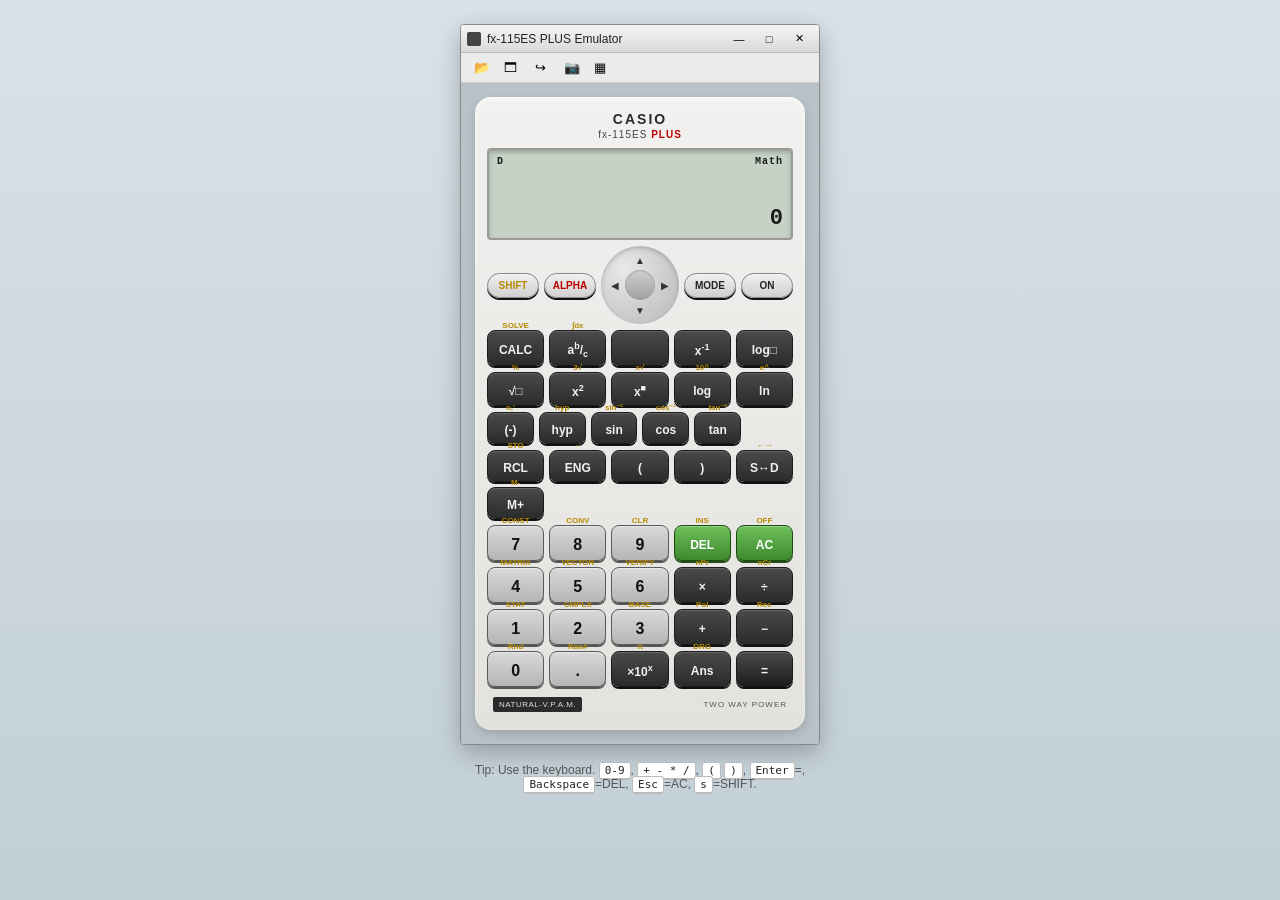
<file: calculator/index.html>
<!DOCTYPE html>
<html lang="en">
<head>
<meta charset="UTF-8" />
<meta name="viewport" content="width=device-width, initial-scale=1.0" />
<title>Casio fx-115ES PLUS Emulator</title>
<link rel="stylesheet" href="styles.css" />
</head>
<body>
  <div class="window">
    <div class="title-bar">
      <span class="icon"></span>
      <span class="title">fx-115ES PLUS Emulator</span>
      <div class="window-controls">
        <button class="wbtn" aria-label="minimize">&#x2014;</button>
        <button class="wbtn" aria-label="maximize">&#x25A1;</button>
        <button class="wbtn close" aria-label="close">&#x2715;</button>
      </div>
    </div>
    <div class="toolbar">
      <button class="tbtn" title="Open">&#x1F4C2;</button>
      <button class="tbtn" title="Window">&#x1F5D6;</button>
      <button class="tbtn" title="Float">&#x21AA;</button>
      <button class="tbtn" title="Capture">&#x1F4F7;</button>
      <button class="tbtn" title="Grid">&#x25A6;</button>
    </div>

    <div class="calc-frame">
      <div class="calc">
        <div class="brand">CASIO</div>
        <div class="model">fx-115ES <span class="plus">PLUS</span></div>

        <div class="screen">
          <div class="screen-status">
            <span id="statShift">D</span>
            <span id="statMode">Math</span>
          </div>
          <div class="screen-lines">
            <div id="exprLine" class="expr-line"></div>
            <div id="resultLine" class="result-line"></div>
          </div>
        </div>

        <!-- Modifier row -->
        <div class="row mod-row">
          <button class="key small shift-key" data-key="SHIFT">SHIFT</button>
          <button class="key small alpha-key" data-key="ALPHA">ALPHA</button>
          <div class="dpad">
            <button class="dbtn up" data-key="UP">&#9650;</button>
            <button class="dbtn left" data-key="LEFT">&#9664;</button>
            <button class="dbtn center"></button>
            <button class="dbtn right" data-key="RIGHT">&#9654;</button>
            <button class="dbtn down" data-key="DOWN">&#9660;</button>
          </div>
          <button class="key small mode-key" data-key="MODE">MODE</button>
          <button class="key small on-key" data-key="ON">ON</button>
        </div>

        <!-- Function rows -->
        <div class="row">
          <button class="key" data-shift="SOLVE" data-key="CALC">CALC</button>
          <button class="key" data-shift="∫dx" data-key="FRAC">a<sup>b</sup>/<sub>c</sub></button>
          <button class="key" data-shift="" data-key="EMPTY1"></button>
          <button class="key" data-shift="" data-key="INV">x<sup>-1</sup></button>
          <button class="key" data-shift="" data-key="LOGAB">log□</button>
        </div>

        <div class="row">
          <button class="key" data-shift="%" data-key="SQRT">&radic;□</button>
          <button class="key" data-shift="3√" data-key="SQUARE">x<sup>2</sup></button>
          <button class="key" data-shift="x√" data-key="POW">x<sup>■</sup></button>
          <button class="key" data-shift="10^" data-key="LOG">log</button>
          <button class="key" data-shift="e^" data-key="LN">ln</button>
        </div>

        <div class="row">
          <button class="key" data-shift="o,'" data-key="NEG">(-)</button>
          <button class="key" data-shift="hyp" data-key="HYP">hyp</button>
          <button class="key" data-shift="sin⁻¹" data-key="SIN">sin</button>
          <button class="key" data-shift="cos⁻¹" data-key="COS">cos</button>
          <button class="key" data-shift="tan⁻¹" data-key="TAN">tan</button>
        </div>

        <div class="row">
          <button class="key" data-shift="STO" data-key="RCL">RCL</button>
          <button class="key" data-shift="←" data-key="ENG">ENG</button>
          <button class="key" data-shift="" data-key="LPAREN">(</button>
          <button class="key" data-shift="" data-key="RPAREN">)</button>
          <button class="key" data-shift="←→" data-key="SD">S↔D</button>
          <button class="key" data-shift="M-" data-key="MPLUS">M+</button>
        </div>

        <!-- Numpad / right block -->
        <div class="row">
          <button class="key num" data-shift="CONST" data-key="7">7</button>
          <button class="key num" data-shift="CONV" data-key="8">8</button>
          <button class="key num" data-shift="CLR" data-key="9">9</button>
          <button class="key warn" data-shift="INS" data-key="DEL">DEL</button>
          <button class="key warn" data-shift="OFF" data-key="AC">AC</button>
        </div>

        <div class="row">
          <button class="key num" data-shift="MATRIX" data-key="4">4</button>
          <button class="key num" data-shift="VECTOR" data-key="5">5</button>
          <button class="key num" data-shift="VERIFY" data-key="6">6</button>
          <button class="key" data-shift="nPr" data-key="MUL">&times;</button>
          <button class="key" data-shift="nCr" data-key="DIV">&divide;</button>
        </div>

        <div class="row">
          <button class="key num" data-shift="STAT" data-key="1">1</button>
          <button class="key num" data-shift="CMPLX" data-key="2">2</button>
          <button class="key num" data-shift="BASE" data-key="3">3</button>
          <button class="key" data-shift="Pol" data-key="PLUS">+</button>
          <button class="key" data-shift="Rec" data-key="MINUS">&minus;</button>
        </div>

        <div class="row">
          <button class="key num" data-shift="Rnd" data-key="0">0</button>
          <button class="key num" data-shift="Ran#" data-key="DOT">.</button>
          <button class="key" data-shift="π" data-key="EXP">&times;10<sup>x</sup></button>
          <button class="key" data-shift="DRG" data-key="ANS">Ans</button>
          <button class="key equals" data-shift="" data-key="EQ">=</button>
        </div>

        <div class="footer">
          <div class="badge">NATURAL-V.P.A.M.</div>
          <div class="tag">TWO WAY POWER</div>
        </div>
      </div>
    </div>
  </div>

  <p class="hint">
    Tip: Use the keyboard. <kbd>0-9</kbd>, <kbd>+ - * /</kbd>, <kbd>(</kbd> <kbd>)</kbd>, <kbd>Enter</kbd>=, <kbd>Backspace</kbd>=DEL, <kbd>Esc</kbd>=AC, <kbd>s</kbd>=SHIFT.
  </p>

  <script src="calculator.js"></script>
</body>
</html>
</file>
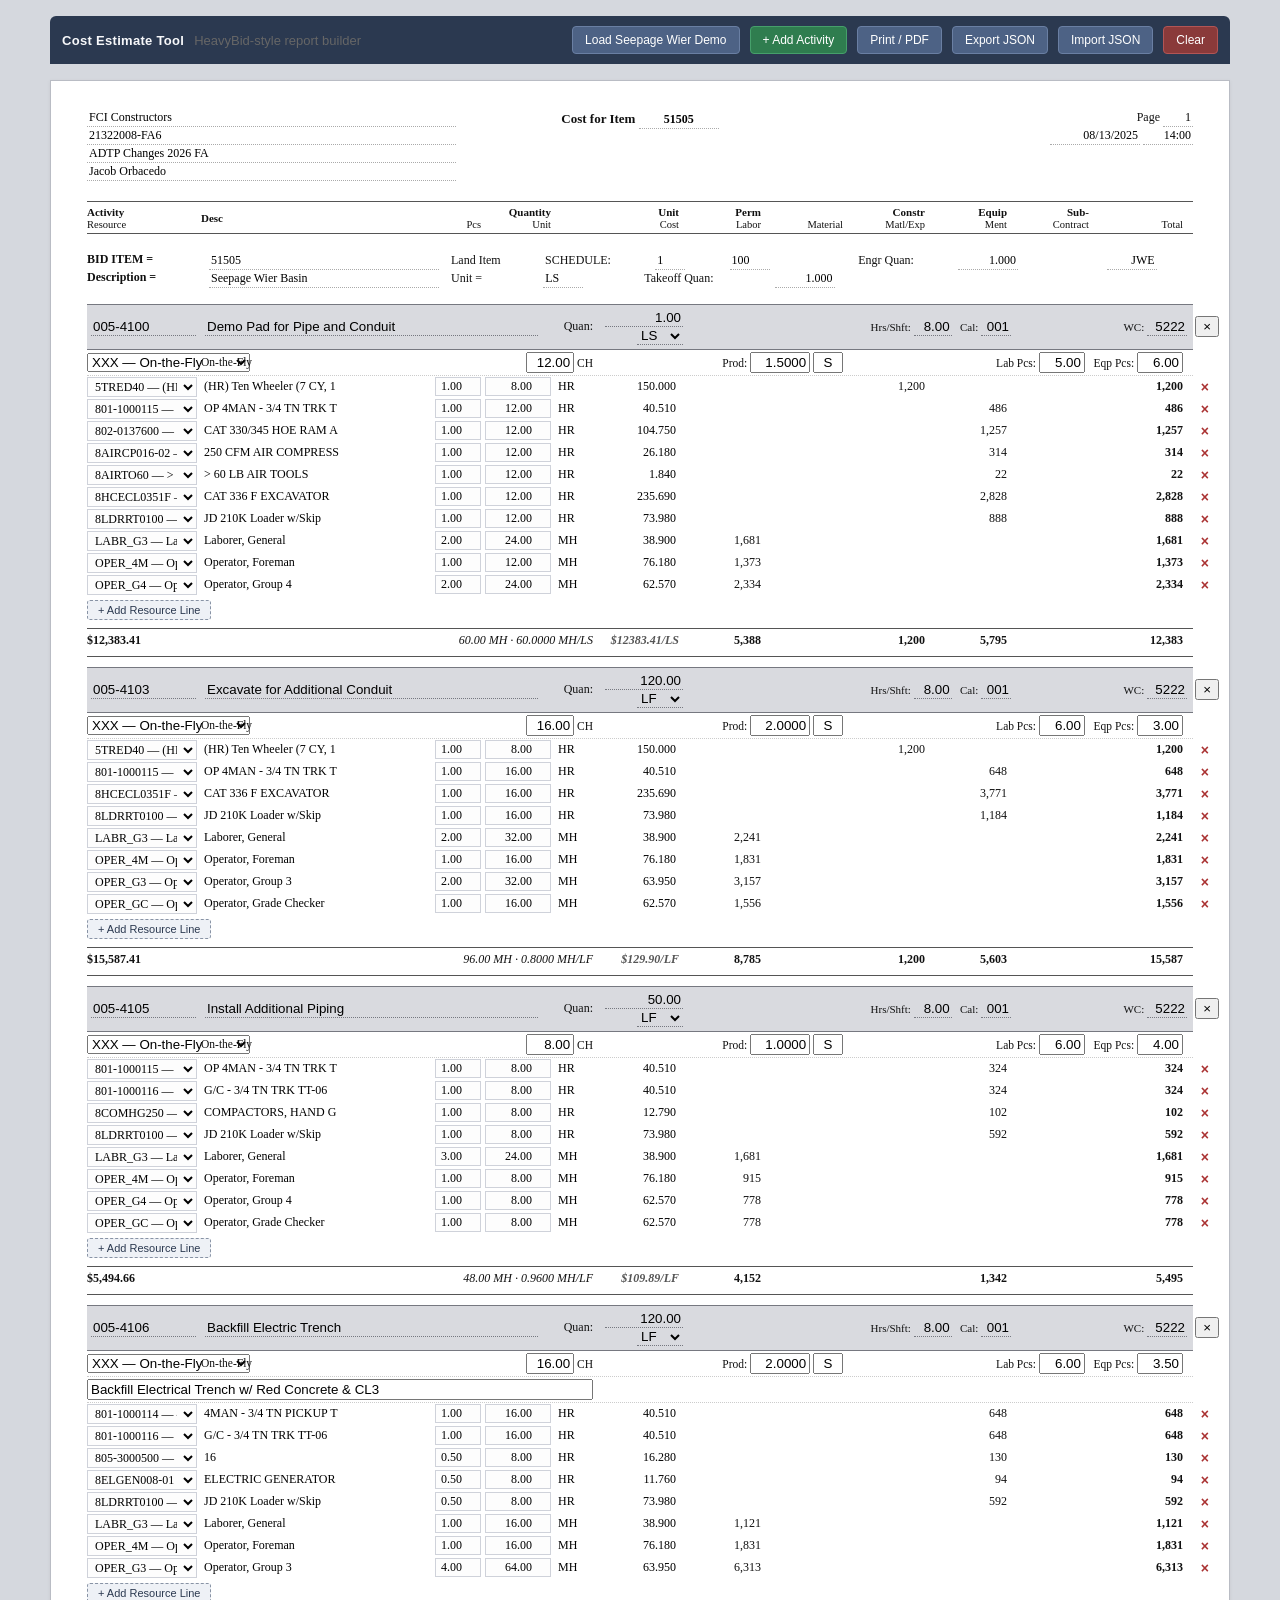
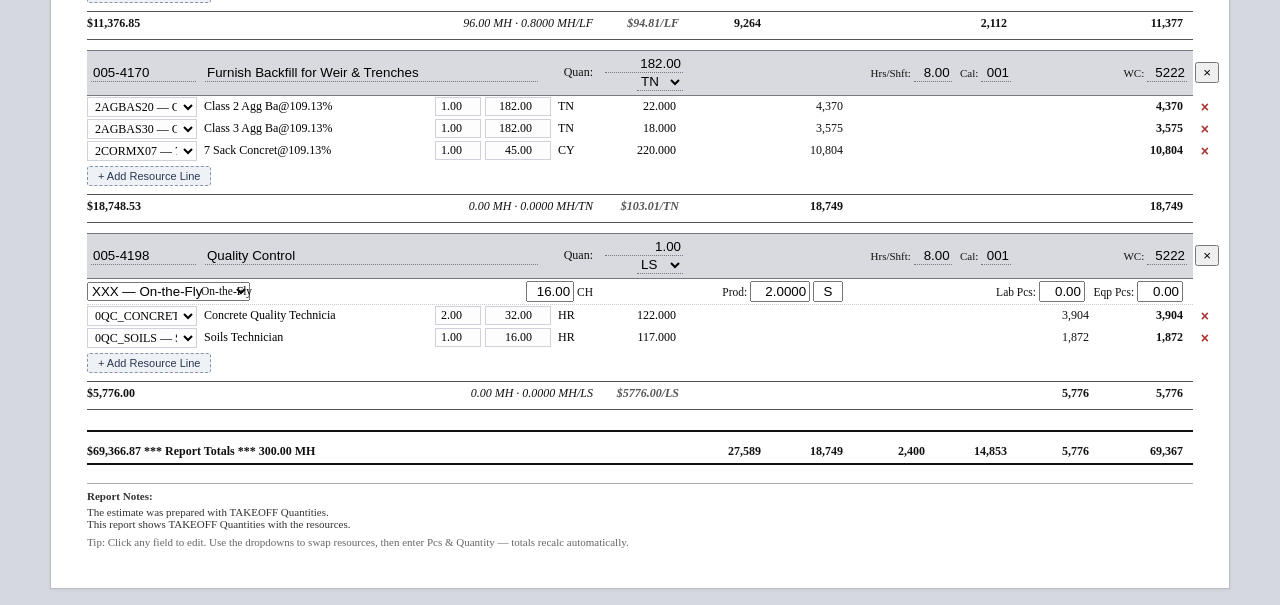
<file: cost-estimate-tool/index.html>
<!DOCTYPE html>
<html lang="en">
<head>
  <meta charset="UTF-8" />
  <title>HeavyBid-style Cost Estimate Tool</title>
  <meta name="viewport" content="width=1200" />
  <link rel="stylesheet" href="styles.css" />
</head>
<body>

  <!-- Toolbar (hidden when printing) -->
  <div class="toolbar">
    <span class="brand">Cost Estimate Tool</span>
    <span class="muted">HeavyBid-style report builder</span>
    <span class="spacer"></span>
    <button id="btnLoadDemo">Load Seepage Wier Demo</button>
    <button id="btnAddActivity" class="primary">+ Add Activity</button>
    <button id="btnPrint">Print / PDF</button>
    <button id="btnExport">Export JSON</button>
    <button id="btnImport">Import JSON</button>
    <button id="btnClear" class="danger">Clear</button>
    <input type="file" id="fileImport" accept="application/json" style="display:none" />
  </div>

  <!-- The paper "report" -->
  <div class="report" id="report">

    <!-- Top header block (editable) -->
    <header class="report-header">
      <div class="left">
        <div><input class="h-input" id="hCompany" value="FCI Constructors" /></div>
        <div><input class="h-input" id="hJob"     value="21322008-FA6" /> <input class="h-input" id="hProject" value="ADTP Changes 2026 FA" /></div>
        <div><input class="h-input" id="hEstimator" value="Jacob Orbacedo" /></div>
      </div>
      <div class="center">
        <div class="report-title">
          Cost for Item <input class="h-input short" id="hItem" value="51505" style="font-weight:bold;text-align:center" />
        </div>
      </div>
      <div class="right">
        <div>Page <input class="h-input short" id="hPage" value="1" style="text-align:right;width:30px" /></div>
        <div><input class="h-input short" id="hDate" value="08/13/2025" style="width:90px;text-align:right" />
             <input class="h-input short" id="hTime" value="14:00" style="width:50px;text-align:right" /></div>
      </div>
    </header>

    <!-- Column header strip -->
    <div class="col-header">
      <div class="c1 stack">
        <div>Activity</div>
        <div class="small">Resource</div>
      </div>
      <div class="c2 stack">
        <div>Desc</div>
      </div>
      <div class="stack"><div>&nbsp;</div><div class="small">Pcs</div></div>
      <div class="c4 stack">
        <div>Quantity</div>
        <div class="small">Unit</div>
      </div>
      <div></div>
      <div class="stack"><div>Unit</div><div class="small">Cost</div></div>
      <div class="stack"><div>Perm</div><div class="small">Labor</div></div>
      <div class="stack"><div>&nbsp;</div><div class="small">Material</div></div>
      <div class="stack"><div>Constr</div><div class="small">Matl/Exp</div></div>
      <div class="stack"><div>Equip</div><div class="small">Ment</div></div>
      <div class="stack"><div>Sub-</div><div class="small">Contract</div></div>
      <div class="stack"><div>&nbsp;</div><div class="small">Total</div></div>
      <div></div>
    </div>

    <!-- Bid item header block (editable) -->
    <div class="bid-item-block" id="bidItemBlock">
      <div><label>BID ITEM&nbsp;=</label></div>
      <div><input class="h-input" id="bItem" value="51505" /></div>
      <div class="meta">
        <span>Land Item</span>
        <span>SCHEDULE:</span><input class="h-input short" id="bSchedule" value="1" style="width:30px" />
        <input class="h-input short" id="bLandItem" value="100" style="width:40px" />
        <span></span>
        <span>Engr Quan:</span><input class="h-input short" id="bEngrQuan" value="1.000" style="width:60px;text-align:right" />
        <span></span>
        <input class="h-input short" id="bInitials" value="JWE" style="width:50px;text-align:right" />
      </div>
      <div><label>Description&nbsp;=</label></div>
      <div><input class="h-input" id="bDesc" value="Seepage Wier Basin" /></div>
      <div class="meta">
        <span>Unit =</span><input class="h-input short" id="bUnit" value="LS" style="width:40px" />
        <span>Takeoff Quan:</span><input class="h-input short" id="bTakeoffQuan" value="1.000" style="width:60px;text-align:right" />
        <span></span><span></span><span></span><span></span><span></span><span></span>
      </div>
    </div>

    <!-- Activities are rendered here -->
    <div id="activities"></div>

    <!-- Report grand totals -->
    <div class="report-totals" id="reportTotals">
      <div class="report-totals-line">
        <div class="title" id="rtTitle">$0.00 &nbsp;&nbsp; *** Report Totals ***</div>
        <div class="lab" id="rtLab">0</div>
        <div class="mat" id="rtMat">0</div>
        <div class="ce"  id="rtCE">0</div>
        <div class="eq"  id="rtEq">0</div>
        <div class="sub" id="rtSub">0</div>
        <div class="tot" id="rtTot">0</div>
      </div>
    </div>

    <div class="report-notes">
      <h4>Report Notes:</h4>
      <div>The estimate was prepared with TAKEOFF Quantities.</div>
      <div>This report shows TAKEOFF Quantities with the resources.</div>
      <div class="muted" style="margin-top:6px">
        Tip: Click any field to edit. Use the dropdowns to swap resources, then enter Pcs &amp; Quantity — totals recalc automatically.
      </div>
    </div>
  </div>

  <script src="data.js"></script>
  <script src="app.js"></script>
</body>
</html>
</file>
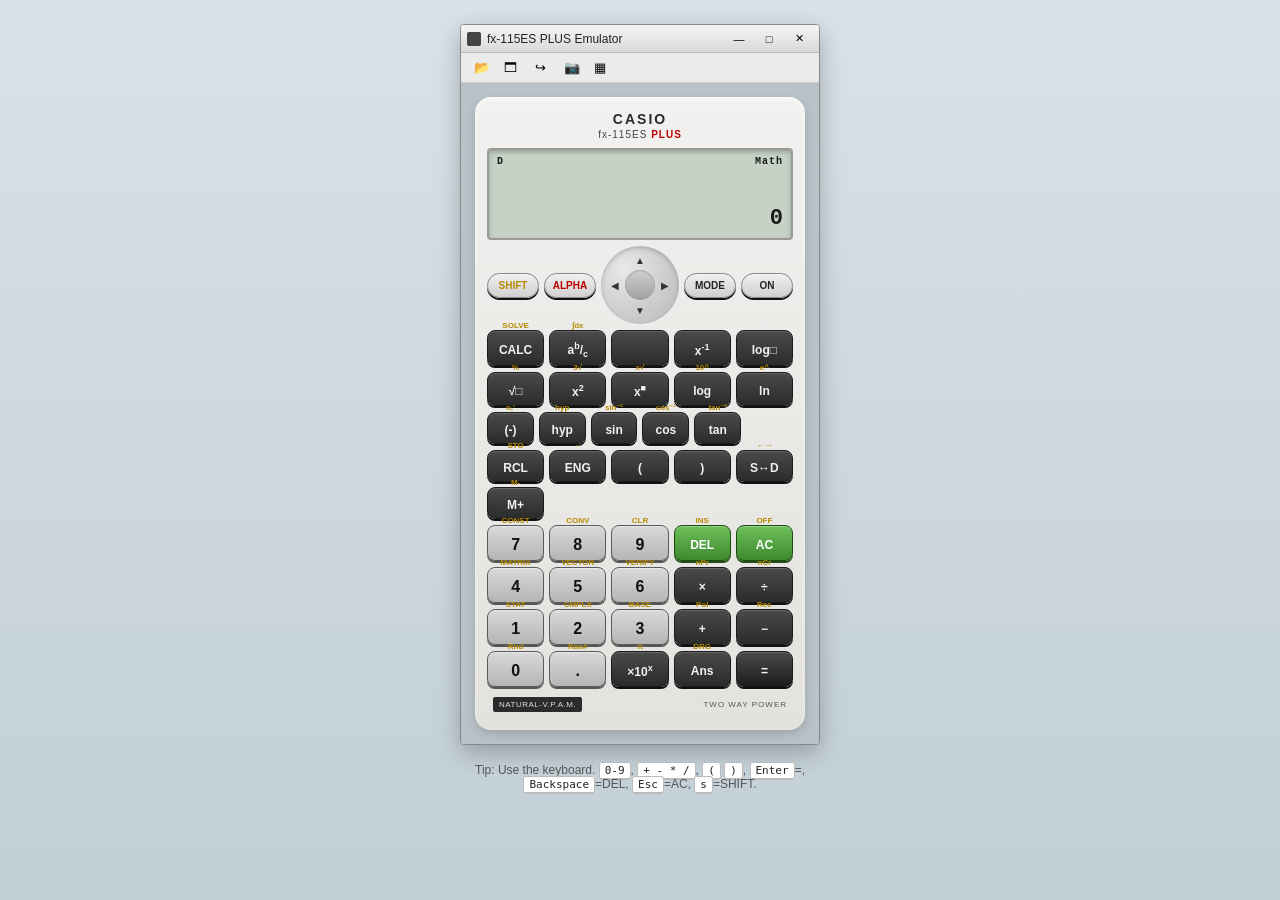
<file: calculator/calculator.html>
<!DOCTYPE html>
<html lang="en">
<head>
<meta charset="UTF-8" />
<meta name="viewport" content="width=device-width, initial-scale=1.0" />
<title>Casio fx-115ES PLUS Emulator</title>
<style>
* { box-sizing: border-box; }

body {
  margin: 0;
  min-height: 100vh;
  font-family: "Segoe UI", Arial, sans-serif;
  background: linear-gradient(180deg, #d8e2e7 0%, #c2cfd6 100%);
  display: flex;
  flex-direction: column;
  align-items: center;
  padding: 24px 8px 40px;
}

.window {
  width: 360px;
  background: #ebebeb;
  border: 1px solid #888;
  border-radius: 4px;
  box-shadow: 0 8px 24px rgba(0,0,0,0.25);
  overflow: hidden;
}

.title-bar {
  height: 28px;
  background: linear-gradient(180deg, #f5f5f5, #d9d9d9);
  display: flex;
  align-items: center;
  padding: 0 6px;
  font-size: 12px;
  border-bottom: 1px solid #bbb;
}
.title-bar .icon {
  width: 14px; height: 14px;
  background: #444;
  border-radius: 2px;
  margin-right: 6px;
  display: inline-block;
}
.title-bar .title { flex: 1; color: #222; }
.window-controls { display: flex; gap: 2px; }
.wbtn {
  width: 28px; height: 22px;
  border: none; background: transparent;
  font-size: 11px; cursor: pointer;
}
.wbtn:hover { background: #d0d0d0; }
.wbtn.close:hover { background: #e81123; color: white; }

.toolbar {
  height: 30px;
  background: #ebebeb;
  border-bottom: 1px solid #ccc;
  display: flex;
  gap: 4px;
  align-items: center;
  padding: 2px 6px;
}
.tbtn {
  width: 26px; height: 24px;
  border: 1px solid transparent;
  background: transparent;
  cursor: pointer;
  border-radius: 3px;
  font-size: 13px;
}
.tbtn:hover { border-color: #aaa; background: #f8f8f8; }

.calc-frame {
  background: #b8c2c8;
  padding: 14px;
}

.calc {
  background: linear-gradient(180deg, #f1f1ef 0%, #e3e2df 100%);
  border-radius: 16px;
  padding: 14px 12px 18px;
  box-shadow: inset 0 2px 4px rgba(255,255,255,0.6),
              0 4px 10px rgba(0,0,0,0.15);
  position: relative;
}

.brand {
  text-align: center;
  font-weight: 800;
  letter-spacing: 2px;
  font-size: 14px;
  color: #2b2b2b;
  margin-bottom: 2px;
}
.model {
  text-align: center;
  font-size: 10px;
  color: #444;
  margin-bottom: 8px;
  letter-spacing: 1px;
}
.model .plus { color: #b00; font-weight: 700; }

.screen {
  background: #c5d2c5;
  border: 2px solid #9a9a9a;
  border-radius: 4px;
  padding: 6px 8px;
  font-family: "Courier New", monospace;
  color: #1a1a1a;
  height: 92px;
  display: flex;
  flex-direction: column;
  box-shadow: inset 0 2px 4px rgba(0,0,0,0.25);
}
.screen-status {
  display: flex;
  justify-content: space-between;
  font-size: 10px;
  font-weight: bold;
  letter-spacing: 1px;
  color: #1a1a1a;
  height: 14px;
}
.screen-lines {
  flex: 1;
  display: flex;
  flex-direction: column;
  justify-content: space-between;
  margin-top: 2px;
  overflow: hidden;
}
.expr-line {
  font-size: 14px;
  text-align: left;
  white-space: nowrap;
  overflow-x: auto;
  scrollbar-width: none;
  min-height: 18px;
}
.expr-line::-webkit-scrollbar { display: none; }
.result-line {
  font-size: 22px;
  text-align: right;
  font-weight: 700;
  white-space: nowrap;
  overflow-x: auto;
  scrollbar-width: none;
  min-height: 26px;
}
.result-line::-webkit-scrollbar { display: none; }

.row {
  display: grid;
  grid-template-columns: repeat(5, 1fr);
  gap: 5px;
  margin-top: 6px;
}
.row:has(.dpad) {
  grid-template-columns: 1fr 1fr 1.4fr 1fr 1fr;
  align-items: center;
}
.row:nth-of-type(8), /* numpad rows have 5 cols already */
.row:nth-of-type(9),
.row:nth-of-type(10),
.row:nth-of-type(11) { grid-template-columns: repeat(5, 1fr); }

/* M+ row has 6 keys */
.row:nth-of-type(7) { grid-template-columns: repeat(6, 1fr); }

.key {
  position: relative;
  background: linear-gradient(180deg, #4a4a4a 0%, #2b2b2b 100%);
  color: #f1f1f1;
  border: 1px solid #1a1a1a;
  border-radius: 8px;
  padding: 10px 0 6px;
  font-size: 12px;
  font-weight: 600;
  cursor: pointer;
  text-align: center;
  box-shadow: 0 2px 0 #111, inset 0 1px 0 rgba(255,255,255,0.15);
  user-select: none;
  transition: transform 0.05s ease, box-shadow 0.05s ease;
  min-height: 30px;
}
.key:active {
  transform: translateY(2px);
  box-shadow: 0 0 0 #111, inset 0 1px 2px rgba(0,0,0,0.4);
}
.key sub, .key sup { font-size: 9px; }

.key.small {
  background: linear-gradient(180deg, #f0f0f0, #d0d0d0);
  color: #222;
  border: 1px solid #888;
  font-size: 10px;
  padding: 6px 0;
  min-height: 22px;
  border-radius: 14px;
}
.key.shift-key { color: #b58900; }
.key.alpha-key { color: #b00; }
.key.mode-key,
.key.on-key { color: #222; }

.key.num {
  background: linear-gradient(180deg, #d9d9d9, #b5b5b5);
  color: #111;
  border: 1px solid #5a5a5a;
  font-size: 16px;
  box-shadow: 0 2px 0 #555, inset 0 1px 0 rgba(255,255,255,0.4);
}
.key.num:active { box-shadow: 0 0 0 #555, inset 0 1px 2px rgba(0,0,0,0.25); }

.key.warn {
  background: linear-gradient(180deg, #6dbf5a, #3e8a2e);
  color: white;
  border: 1px solid #1a4a10;
  box-shadow: 0 2px 0 #1f4d12, inset 0 1px 0 rgba(255,255,255,0.3);
}
.key.warn:active { box-shadow: 0 0 0 #1f4d12, inset 0 1px 2px rgba(0,0,0,0.3); }

.key.equals {
  background: linear-gradient(180deg, #4a4a4a 0%, #1c1c1c 100%);
}

/* Shift label (yellow) above the key */
.key[data-shift]:not([data-shift=""])::before {
  content: attr(data-shift);
  position: absolute;
  top: -10px;
  left: 50%;
  transform: translateX(-50%);
  font-size: 8px;
  color: #b58900;
  white-space: nowrap;
  font-weight: 700;
}

.key.shift-active {
  outline: 2px solid #ffcd44;
  outline-offset: 1px;
}

/* D-pad */
.dpad {
  position: relative;
  width: 78px;
  height: 78px;
  margin: 0 auto;
  border-radius: 50%;
  background: radial-gradient(circle at 30% 30%, #e8e8e8, #b8b8b8);
  box-shadow: inset 0 2px 4px rgba(0,0,0,0.2);
}
.dbtn {
  position: absolute;
  width: 24px; height: 24px;
  background: transparent;
  border: none;
  cursor: pointer;
  font-size: 10px;
  color: #333;
}
.dbtn.up { top: 2px; left: 50%; transform: translateX(-50%); }
.dbtn.down { bottom: 2px; left: 50%; transform: translateX(-50%); }
.dbtn.left { top: 50%; left: 2px; transform: translateY(-50%); }
.dbtn.right { top: 50%; right: 2px; transform: translateY(-50%); }
.dbtn.center {
  top: 50%; left: 50%;
  transform: translate(-50%, -50%);
  width: 30px; height: 30px;
  border-radius: 50%;
  background: linear-gradient(180deg, #d0d0d0, #a0a0a0);
  box-shadow: inset 0 1px 2px rgba(0,0,0,0.2);
}

.footer {
  display: flex;
  justify-content: space-between;
  align-items: center;
  margin-top: 10px;
  padding: 0 6px;
}
.badge {
  font-size: 8px;
  background: #2b2b2b;
  color: #ddd;
  padding: 3px 6px;
  border-radius: 2px;
  letter-spacing: 0.5px;
}
.tag { font-size: 8px; color: #555; letter-spacing: 1px; }

.hint {
  margin-top: 18px;
  font-size: 12px;
  color: #555;
  text-align: center;
  max-width: 360px;
}
.hint kbd {
  background: #fff;
  border: 1px solid #bbb;
  border-bottom-width: 2px;
  border-radius: 3px;
  padding: 1px 5px;
  font-family: monospace;
  font-size: 11px;
  color: #222;
}

/* Error flash */
.result-line.error { color: #b00020; }

</style>
</head>
<body>

  <div class="window">
    <div class="title-bar">
      <span class="icon"></span>
      <span class="title">fx-115ES PLUS Emulator</span>
      <div class="window-controls">
        <button class="wbtn" aria-label="minimize">&#x2014;</button>
        <button class="wbtn" aria-label="maximize">&#x25A1;</button>
        <button class="wbtn close" aria-label="close">&#x2715;</button>
      </div>
    </div>
    <div class="toolbar">
      <button class="tbtn" title="Open">&#x1F4C2;</button>
      <button class="tbtn" title="Window">&#x1F5D6;</button>
      <button class="tbtn" title="Float">&#x21AA;</button>
      <button class="tbtn" title="Capture">&#x1F4F7;</button>
      <button class="tbtn" title="Grid">&#x25A6;</button>
    </div>

    <div class="calc-frame">
      <div class="calc">
        <div class="brand">CASIO</div>
        <div class="model">fx-115ES <span class="plus">PLUS</span></div>

        <div class="screen">
          <div class="screen-status">
            <span id="statShift">D</span>
            <span id="statMode">Math</span>
          </div>
          <div class="screen-lines">
            <div id="exprLine" class="expr-line"></div>
            <div id="resultLine" class="result-line"></div>
          </div>
        </div>

        <!-- Modifier row -->
        <div class="row mod-row">
          <button class="key small shift-key" data-key="SHIFT">SHIFT</button>
          <button class="key small alpha-key" data-key="ALPHA">ALPHA</button>
          <div class="dpad">
            <button class="dbtn up" data-key="UP">&#9650;</button>
            <button class="dbtn left" data-key="LEFT">&#9664;</button>
            <button class="dbtn center"></button>
            <button class="dbtn right" data-key="RIGHT">&#9654;</button>
            <button class="dbtn down" data-key="DOWN">&#9660;</button>
          </div>
          <button class="key small mode-key" data-key="MODE">MODE</button>
          <button class="key small on-key" data-key="ON">ON</button>
        </div>

        <!-- Function rows -->
        <div class="row">
          <button class="key" data-shift="SOLVE" data-key="CALC">CALC</button>
          <button class="key" data-shift="∫dx" data-key="FRAC">a<sup>b</sup>/<sub>c</sub></button>
          <button class="key" data-shift="" data-key="EMPTY1"></button>
          <button class="key" data-shift="" data-key="INV">x<sup>-1</sup></button>
          <button class="key" data-shift="" data-key="LOGAB">log□</button>
        </div>

        <div class="row">
          <button class="key" data-shift="%" data-key="SQRT">&radic;□</button>
          <button class="key" data-shift="3√" data-key="SQUARE">x<sup>2</sup></button>
          <button class="key" data-shift="x√" data-key="POW">x<sup>■</sup></button>
          <button class="key" data-shift="10^" data-key="LOG">log</button>
          <button class="key" data-shift="e^" data-key="LN">ln</button>
        </div>

        <div class="row">
          <button class="key" data-shift="o,'" data-key="NEG">(-)</button>
          <button class="key" data-shift="hyp" data-key="HYP">hyp</button>
          <button class="key" data-shift="sin⁻¹" data-key="SIN">sin</button>
          <button class="key" data-shift="cos⁻¹" data-key="COS">cos</button>
          <button class="key" data-shift="tan⁻¹" data-key="TAN">tan</button>
        </div>

        <div class="row">
          <button class="key" data-shift="STO" data-key="RCL">RCL</button>
          <button class="key" data-shift="←" data-key="ENG">ENG</button>
          <button class="key" data-shift="" data-key="LPAREN">(</button>
          <button class="key" data-shift="" data-key="RPAREN">)</button>
          <button class="key" data-shift="←→" data-key="SD">S↔D</button>
          <button class="key" data-shift="M-" data-key="MPLUS">M+</button>
        </div>

        <!-- Numpad / right block -->
        <div class="row">
          <button class="key num" data-shift="CONST" data-key="7">7</button>
          <button class="key num" data-shift="CONV" data-key="8">8</button>
          <button class="key num" data-shift="CLR" data-key="9">9</button>
          <button class="key warn" data-shift="INS" data-key="DEL">DEL</button>
          <button class="key warn" data-shift="OFF" data-key="AC">AC</button>
        </div>

        <div class="row">
          <button class="key num" data-shift="MATRIX" data-key="4">4</button>
          <button class="key num" data-shift="VECTOR" data-key="5">5</button>
          <button class="key num" data-shift="VERIFY" data-key="6">6</button>
          <button class="key" data-shift="nPr" data-key="MUL">&times;</button>
          <button class="key" data-shift="nCr" data-key="DIV">&divide;</button>
        </div>

        <div class="row">
          <button class="key num" data-shift="STAT" data-key="1">1</button>
          <button class="key num" data-shift="CMPLX" data-key="2">2</button>
          <button class="key num" data-shift="BASE" data-key="3">3</button>
          <button class="key" data-shift="Pol" data-key="PLUS">+</button>
          <button class="key" data-shift="Rec" data-key="MINUS">&minus;</button>
        </div>

        <div class="row">
          <button class="key num" data-shift="Rnd" data-key="0">0</button>
          <button class="key num" data-shift="Ran#" data-key="DOT">.</button>
          <button class="key" data-shift="π" data-key="EXP">&times;10<sup>x</sup></button>
          <button class="key" data-shift="DRG" data-key="ANS">Ans</button>
          <button class="key equals" data-shift="" data-key="EQ">=</button>
        </div>

        <div class="footer">
          <div class="badge">NATURAL-V.P.A.M.</div>
          <div class="tag">TWO WAY POWER</div>
        </div>
      </div>
    </div>
  </div>

  <p class="hint">
    Tip: Use the keyboard. <kbd>0-9</kbd>, <kbd>+ - * /</kbd>, <kbd>(</kbd> <kbd>)</kbd>, <kbd>Enter</kbd>=, <kbd>Backspace</kbd>=DEL, <kbd>Esc</kbd>=AC, <kbd>s</kbd>=SHIFT.
  </p>

  
<script>
(() => {
  'use strict';

  const exprEl = document.getElementById('exprLine');
  const resultEl = document.getElementById('resultLine');
  const statShift = document.getElementById('statShift');
  const statMode = document.getElementById('statMode');

  const state = {
    expr: '',          // raw expression with display tokens
    lastAns: 0,
    angleMode: 'DEG',  // DEG | RAD
    shift: false,
    alpha: false,
    hyp: false,
    sdMode: 'D',       // D = decimal, F = fraction-ish (toggle visual)
    justEvaluated: false,
  };

  // Mapping of display tokens (what user sees in expression) → JS code.
  // Done in two passes so implicit multiplication runs against the
  // user-level token soup, not the post-substitution Math.* identifiers
  // (otherwise "log10(" would get "0(" rewritten to "0*(", and trig
  // substitutions like "sin(" would re-match inside "Math.sin(" forever).
  function normalizeForEval(expr) {
    let s = expr;

    // Pass 1 — operators and constants only (token shape preserved)
    s = s.replace(/×10\^\(/g, '#TENPOW#');
    s = s.replace(/×/g, '*');
    s = s.replace(/÷/g, '/');
    s = s.replace(/−/g, '-');
    s = s.replace(/π/g, '#PI#');
    s = s.replace(/(?<![a-zA-Z#])e(?![a-zA-Z(#])/g, '#E#');
    s = s.replace(/Ans/g, '#ANS#');

    // Powers (note: ⁻¹ is handled AFTER func-token detection so that
    // "sin⁻¹(" is still intact when we look for inverse trig tokens)
    s = s.replace(/²/g, '**2');
    s = s.replace(/³/g, '**3');
    s = s.replace(/\^/g, '**');

    // Pass 2 — implicit multiplication using opaque function placeholders.
    // Replace each function-token "name(" with a unique sentinel "@F<i>@("
    // so "<digit><sentinel>(" can be detected as "needs *" without
    // mistakenly matching digits inside the future Math.* identifier.
    const funcTokens = [
      ['sin⁻¹(', 'asin', 'trig-inv'],
      ['cos⁻¹(', 'acos', 'trig-inv'],
      ['tan⁻¹(', 'atan', 'trig-inv'],
      ['sinh⁻¹(', 'asinh', 'hyp'],
      ['cosh⁻¹(', 'acosh', 'hyp'],
      ['tanh⁻¹(', 'atanh', 'hyp'],
      ['sinh(', 'sinh', 'hyp'],
      ['cosh(', 'cosh', 'hyp'],
      ['tanh(', 'tanh', 'hyp'],
      ['sin(', 'sin',  'trig'],
      ['cos(', 'cos',  'trig'],
      ['tan(', 'tan',  'trig'],
      ['log(', 'log10','plain'],
      ['ln(',  'log',  'plain'],
      ['√(',   'sqrt', 'plain'],
      ['∛(',   'cbrt', 'plain'],
    ];
    const placeholders = []; // [{sentinel, jsfn, kind}]
    funcTokens.forEach(([tok, jsfn, kind], i) => {
      if (s.includes(tok)) {
        const sentinel = `@F${i}@`;
        // Replace token "name(" with "<sentinel>("
        s = s.split(tok).join(sentinel + '(');
        placeholders.push({ sentinel, jsfn, kind });
      }
    });

    // Implicit multiplication on the placeholder-form string:
    //   digit/) followed by ( or by a sentinel or by #PI#/#E#/#ANS#/#TENPOW#
    s = s.replace(/(\d|\))(\s*)(\()/g, '$1*$3');
    s = s.replace(/(\d|\))(\s*)(@F\d+@)/g, '$1*$3');
    s = s.replace(/(\d|\))(\s*)(#PI#|#E#|#ANS#|#TENPOW#)/g, '$1*$3');
    // Also: constant followed by ( implies multiplication
    s = s.replace(/(#PI#|#E#|#ANS#)(\s*)(\()/g, '$1*$3');

    // Pass 3 — substitute placeholders with Math.* equivalents,
    // applying angle-mode wrapping for trig funcs by post-processing
    // the matching argument span.
    for (const { sentinel, jsfn, kind } of placeholders) {
      while (s.includes(sentinel + '(')) {
        const idx = s.indexOf(sentinel + '(');
        const openIdx = idx + sentinel.length;
        const closeIdx = findMatchingParen(s, openIdx);
        if (closeIdx === -1) break;
        const inner = s.slice(openIdx + 1, closeIdx);
        let replacement;
        if (kind === 'trig') {
          replacement = state.angleMode === 'DEG'
            ? `Math.${jsfn}((${inner})*Math.PI/180)`
            : `Math.${jsfn}(${inner})`;
        } else if (kind === 'trig-inv') {
          replacement = state.angleMode === 'DEG'
            ? `(Math.${jsfn}(${inner})*180/Math.PI)`
            : `Math.${jsfn}(${inner})`;
        } else {
          replacement = `Math.${jsfn}(${inner})`;
        }
        s = s.slice(0, idx) + replacement + s.slice(closeIdx + 1);
      }
    }

    // Pass 4 — final placeholder substitutions and remaining ⁻¹ → **(-1)
    s = s.replace(/⁻¹/g, '**(-1)');
    s = s.replace(/#PI#/g, '(Math.PI)');
    s = s.replace(/#E#/g, '(Math.E)');
    s = s.replace(/#ANS#/g, '(' + state.lastAns + ')');
    s = s.replace(/#TENPOW#/g, '*Math.pow(10,');

    return s;
  }

  function findMatchingParen(s, openIdx) {
    let depth = 0;
    for (let i = openIdx; i < s.length; i++) {
      if (s[i] === '(') depth++;
      else if (s[i] === ')') {
        depth--;
        if (depth === 0) return i;
      }
    }
    return -1;
  }

  function render() {
    exprEl.textContent = state.expr || '';
    statShift.textContent = state.angleMode === 'DEG' ? 'D'
      : state.angleMode === 'RAD' ? 'R' : 'G';
    if (state.shift) statShift.textContent = 'S ' + statShift.textContent;
    if (state.alpha) statShift.textContent = 'A ' + statShift.textContent;
    statMode.textContent = 'Math';
    // Auto-scroll expression to right
    exprEl.scrollLeft = exprEl.scrollWidth;
  }

  function setResult(value, isError=false) {
    resultEl.textContent = value;
    resultEl.classList.toggle('error', isError);
  }

  function append(token) {
    if (state.justEvaluated && /[0-9.πe(]/.test(token[0])) {
      state.expr = '';
    }
    state.justEvaluated = false;
    state.expr += token;
    render();
  }

  function backspace() {
    if (!state.expr) return;
    // Try to remove a multi-char token cleanly
    const multiTokens = ['sin⁻¹(', 'cos⁻¹(', 'tan⁻¹(', 'sinh(', 'cosh(', 'tanh(',
                          '×10^(', 'sin(', 'cos(', 'tan(', 'log(', 'ln(', '√(', '∛(', 'Ans'];
    for (const t of multiTokens) {
      if (state.expr.endsWith(t)) {
        state.expr = state.expr.slice(0, -t.length);
        render();
        return;
      }
    }
    state.expr = state.expr.slice(0, -1);
    render();
  }

  function clearAll() {
    state.expr = '';
    state.justEvaluated = false;
    setResult('');
    render();
  }

  function evaluate() {
    if (!state.expr.trim()) return;
    try {
      let normalized = normalizeForEval(state.expr);
      // Auto-close any unclosed parens
      const opens = (normalized.match(/\(/g) || []).length;
      const closes = (normalized.match(/\)/g) || []).length;
      normalized += ')'.repeat(Math.max(0, opens - closes));

      // Evaluate in a restricted scope
      // eslint-disable-next-line no-new-func
      const result = Function('"use strict"; return (' + normalized + ')')();

      if (typeof result !== 'number' || !isFinite(result)) {
        setResult('Math ERROR', true);
        return;
      }
      const formatted = formatNumber(result);
      setResult(formatted);
      state.lastAns = result;
      state.justEvaluated = true;
    } catch (e) {
      setResult('Syntax ERROR', true);
    }
  }

  function formatNumber(n) {
    if (state.sdMode === 'F') {
      const f = toFractionString(n);
      if (f) return f;
    }
    if (Math.abs(n) < 1e-10) return '0';
    const abs = Math.abs(n);
    if (abs >= 1e10 || (abs > 0 && abs < 1e-4)) {
      return n.toExponential(9).replace(/\.?0+e/, 'e');
    }
    // Up to 10 significant digits
    const str = parseFloat(n.toPrecision(10)).toString();
    return str;
  }

  function toFractionString(n) {
    if (!isFinite(n) || Number.isInteger(n)) return null;
    const sign = n < 0 ? -1 : 1;
    n = Math.abs(n);
    const whole = Math.floor(n);
    let frac = n - whole;
    if (frac < 1e-10) return null;
    // Stern–Brocot for best rational up to denominator 10000
    let lo_n = 0, lo_d = 1, hi_n = 1, hi_d = 1;
    let best_n = 1, best_d = 1, best_err = Infinity;
    for (let i = 0; i < 100; i++) {
      const m_n = lo_n + hi_n;
      const m_d = lo_d + hi_d;
      if (m_d > 10000) break;
      const v = m_n / m_d;
      const err = Math.abs(v - frac);
      if (err < best_err) { best_err = err; best_n = m_n; best_d = m_d; }
      if (err < 1e-10) break;
      if (v < frac) { lo_n = m_n; lo_d = m_d; }
      else { hi_n = m_n; hi_d = m_d; }
    }
    if (best_err > 1e-6) return null;
    const num = sign * (whole * best_d + best_n);
    return whole === 0
      ? `${sign === -1 ? '-' : ''}${best_n}/${best_d}`
      : `${sign === -1 ? '-' : ''}${whole}⌐${best_n}/${best_d}`;
  }

  // ---------- Key handler ----------
  function handleKey(key) {
    // Modifier keys
    if (key === 'SHIFT') { state.shift = !state.shift; state.alpha = false; updateShiftLabels(); render(); return; }
    if (key === 'ALPHA') { state.alpha = !state.alpha; state.shift = false; render(); return; }
    if (key === 'MODE') { state.angleMode = state.angleMode === 'DEG' ? 'RAD' : 'DEG'; render(); return; }
    if (key === 'ON') { clearAll(); state.lastAns = 0; return; }
    if (key === 'AC') {
      if (state.shift) { /* OFF */ clearAll(); state.shift = false; updateShiftLabels(); return; }
      clearAll(); return;
    }
    if (key === 'DEL') {
      if (state.shift) { /* INS — not implemented */ state.shift = false; updateShiftLabels(); return; }
      backspace(); return;
    }
    if (key === 'EQ') { evaluate(); state.shift = state.alpha = false; updateShiftLabels(); render(); return; }

    // Digits
    if (/^[0-9]$/.test(key)) {
      if (state.shift && key === '0') { /* Rnd */ append('Math.round('); state.shift = false; updateShiftLabels(); return; }
      append(key); state.shift = state.alpha = false; updateShiftLabels(); return;
    }
    if (key === 'DOT') {
      if (state.shift) { append('Math.random()'); state.shift = false; updateShiftLabels(); return; }
      append('.'); return;
    }

    // Operators
    const opMap = { PLUS: '+', MINUS: '−', MUL: '×', DIV: '÷' };
    if (opMap[key]) { append(opMap[key]); return; }

    if (key === 'NEG') { append('(-'); return; }
    if (key === 'LPAREN') { append('('); return; }
    if (key === 'RPAREN') { append(')'); return; }

    // Functions
    if (key === 'SIN') { append(state.shift ? 'sin⁻¹(' : 'sin('); state.shift = false; updateShiftLabels(); return; }
    if (key === 'COS') { append(state.shift ? 'cos⁻¹(' : 'cos('); state.shift = false; updateShiftLabels(); return; }
    if (key === 'TAN') { append(state.shift ? 'tan⁻¹(' : 'tan('); state.shift = false; updateShiftLabels(); return; }
    if (key === 'LOG') { append(state.shift ? '10^(' : 'log('); state.shift = false; updateShiftLabels(); return; }
    if (key === 'LN')  { append(state.shift ? 'e^(' : 'ln('); state.shift = false; updateShiftLabels(); return; }
    if (key === 'SQRT') { append(state.shift ? '%' : '√('); state.shift = false; updateShiftLabels(); return; }
    if (key === 'SQUARE') { append(state.shift ? '∛(' : '²'); state.shift = false; updateShiftLabels(); return; }
    if (key === 'POW') { append('^('); return; }
    if (key === 'INV') { append('⁻¹'); return; }
    if (key === 'EXP') {
      if (state.shift) { append('π'); state.shift = false; updateShiftLabels(); return; }
      append('×10^('); return;
    }
    if (key === 'ANS') {
      if (state.shift) { state.angleMode = state.angleMode === 'DEG' ? 'RAD' : 'DEG'; state.shift = false; updateShiftLabels(); render(); return; }
      append('Ans'); return;
    }
    if (key === 'SD') { state.sdMode = state.sdMode === 'D' ? 'F' : 'D'; if (state.lastAns) setResult(formatNumber(state.lastAns)); return; }
    if (key === 'HYP') { /* no-op visual */ state.hyp = !state.hyp; return; }
    if (key === 'FRAC') { append('/'); return; }
    if (key === 'LOGAB') { append('log('); return; }
    if (key === 'ENG') { /* no-op */ return; }
    if (key === 'RCL') { /* memory recall — not implemented */ return; }
    if (key === 'MPLUS') { /* memory add — not implemented */ return; }
    if (key === 'CALC') { evaluate(); return; }

    // Cursor keys — ignore for now
    if (['UP', 'DOWN', 'LEFT', 'RIGHT'].includes(key)) return;
  }

  function updateShiftLabels() {
    document.querySelectorAll('.shift-key').forEach(el => {
      el.classList.toggle('shift-active', state.shift);
    });
  }

  // ---------- Wire up button clicks ----------
  document.querySelectorAll('[data-key]').forEach(btn => {
    btn.addEventListener('click', () => handleKey(btn.dataset.key));
  });

  // ---------- Keyboard ----------
  document.addEventListener('keydown', (e) => {
    const k = e.key;
    if (/^[0-9]$/.test(k)) { handleKey(k); return; }
    const map = {
      '+': 'PLUS', '-': 'MINUS', '*': 'MUL', '/': 'DIV',
      '(': 'LPAREN', ')': 'RPAREN', '.': 'DOT',
      'Enter': 'EQ', '=': 'EQ',
      'Backspace': 'DEL', 'Escape': 'AC',
      's': 'SHIFT', 'S': 'SHIFT',
      'a': 'ALPHA', 'A': 'ALPHA',
      '^': 'POW',
    };
    if (map[k]) { e.preventDefault(); handleKey(map[k]); return; }
    if (k === 'p' || k === 'P') { append('π'); return; }
    if (k === 'r' || k === 'R') { append('√('); return; }
  });

  // Initial render
  render();
  setResult('0');
})();

</script>
</body>
</html>
</file>
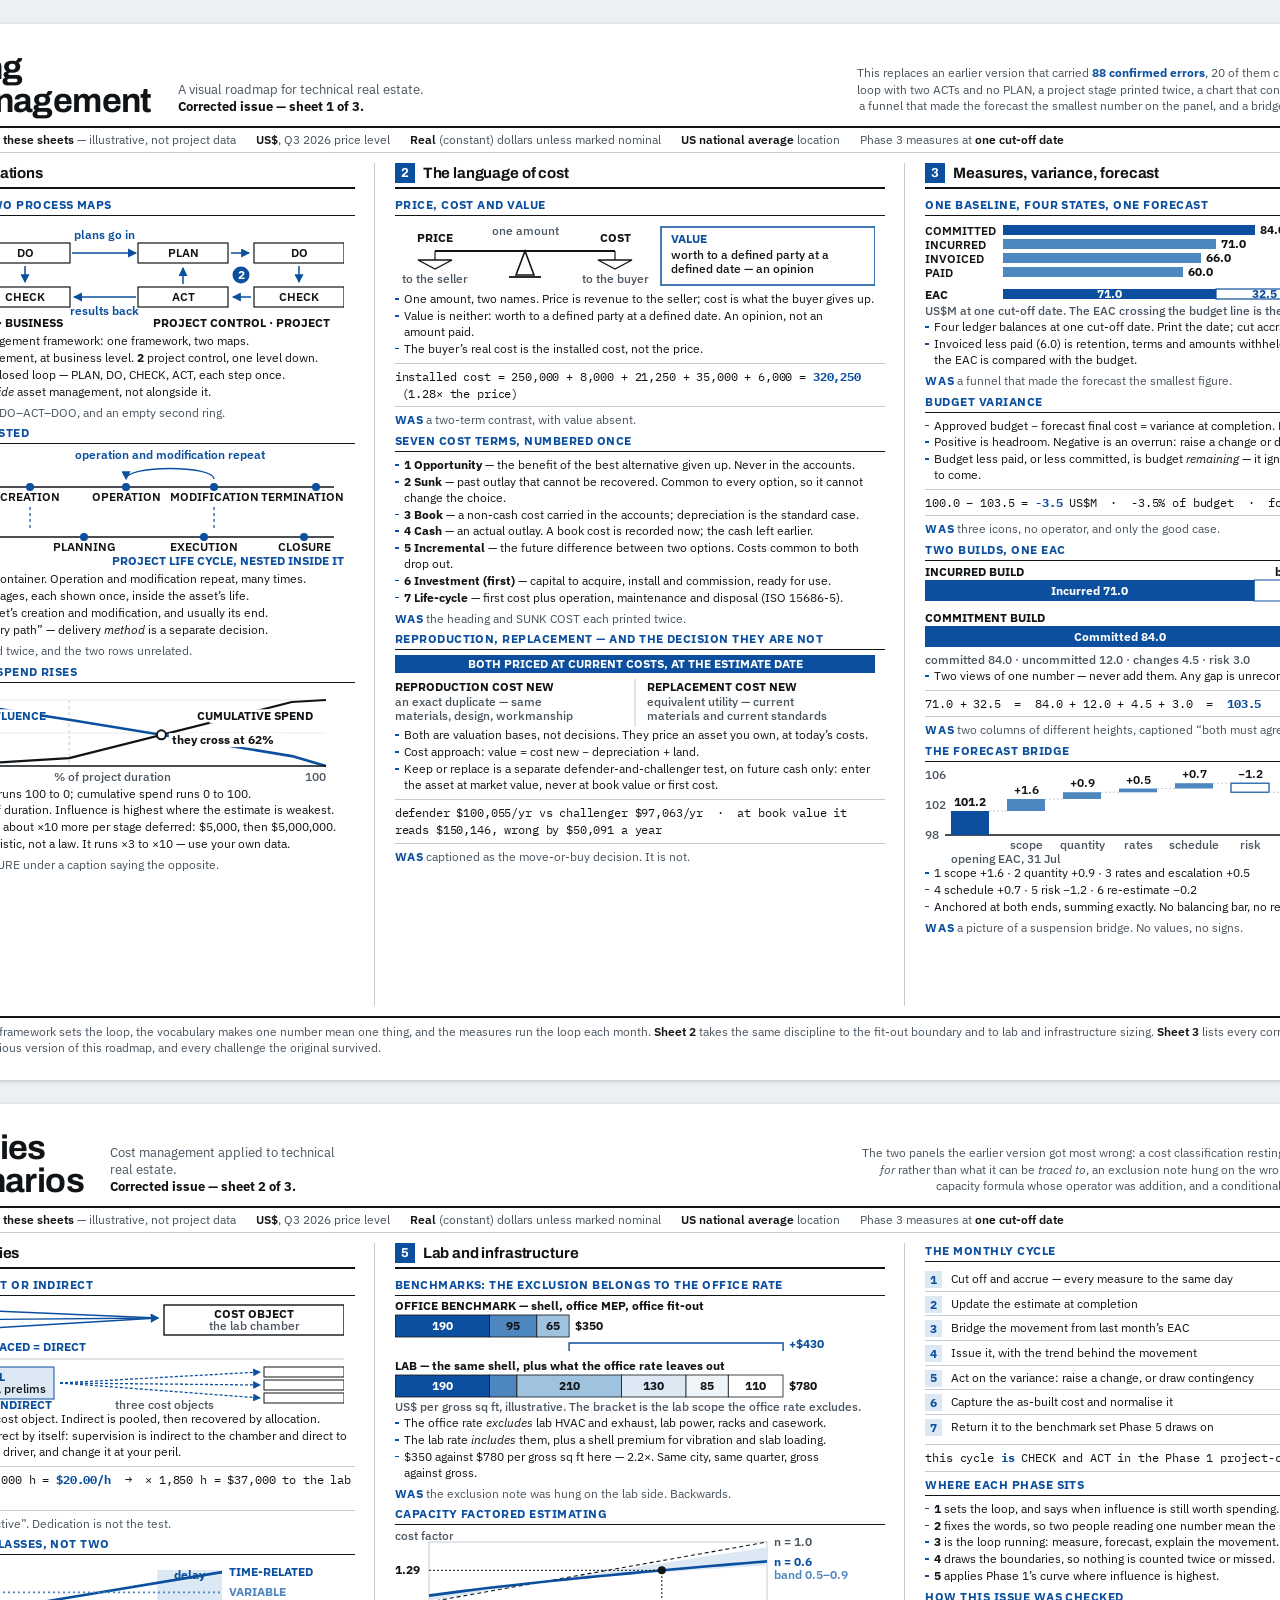
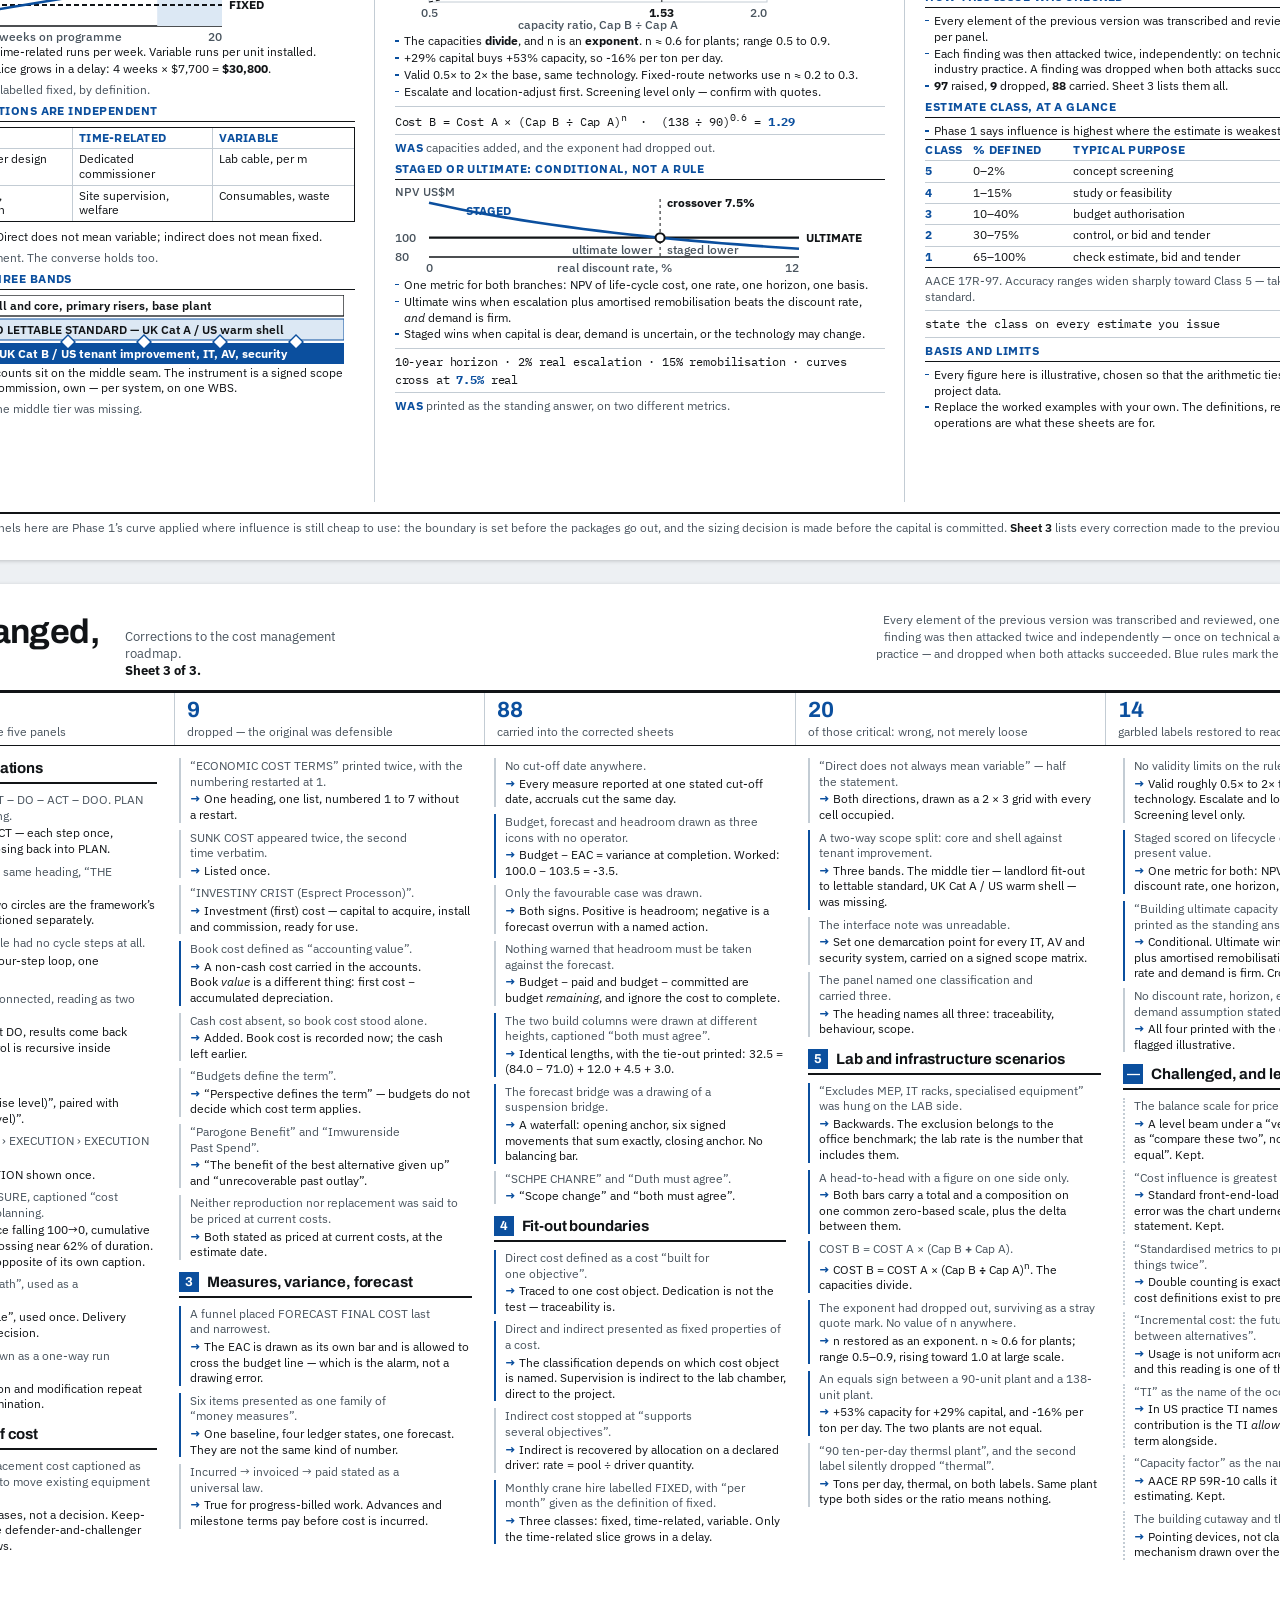
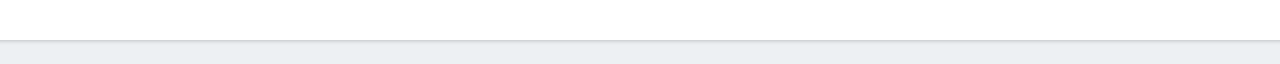
<file: cost-management-roadmap/cost-management-roadmap.html>
<!doctype html>
<html lang="en">
<head>
<meta charset="utf-8">
<meta name="viewport" content="width=device-width,initial-scale=1">
<title>Mastering Cost Management — corrected roadmap</title>
<link rel="preconnect" href="https://fonts.googleapis.com"><link rel="preconnect" href="https://fonts.gstatic.com" crossorigin><link rel="stylesheet" href="https://fonts.googleapis.com/css2?family=Archivo:wght@600;700&family=IBM+Plex+Mono:wght@500;600&family=IBM+Plex+Sans:wght@400;500;600;700&display=swap">
<style>

*{box-sizing:border-box}
body{margin:0;background:#ffffff;color:#111417;
 font-family:'IBM Plex Sans',ui-sans-serif,system-ui,sans-serif;-webkit-font-smoothing:antialiased}
.sheet{width:1632px;height:1056px;background:#ffffff;padding:28px 40px 24px;
 display:flex;flex-direction:column;overflow:hidden}
.mast{display:flex;align-items:flex-end;gap:26px;border-bottom:2.5px solid #111417;padding-bottom:9px}
.mast h1{margin:0;font-family:'Archivo',sans-serif;font-weight:700;font-size:34px;
 line-height:.96;letter-spacing:-.018em;flex:none}
.mast .sub{font-size:13px;color:#49545E;line-height:1.32;max-width:250px;padding-bottom:2px}
.mast .sub b{color:#111417}
.mast .note{margin-left:auto;text-align:right;font-size:12px;line-height:1.4;
 color:#49545E;max-width:560px;padding-bottom:2px}
.mast .note b{color:#0B4F9E}
.basis{display:flex;gap:20px;font-size:12px;color:#49545E;border-bottom:1px solid #C3CCD4;
 padding:4px 0 5px;margin-bottom:10px}
.basis b{color:#111417;font-weight:600}
.cols{display:flex;gap:20px;flex:1;min-height:0}
.col{flex:1 1 0;min-width:0;padding-right:19px;border-right:1px solid #C3CCD4;
 display:flex;flex-direction:column}
.col:last-child{border-right:0;padding-right:0}
.ph{display:flex;align-items:center;gap:8px;border-bottom:2px solid #111417;
 padding-bottom:4px;margin-bottom:8px}
.pn{display:inline-flex;align-items:center;justify-content:center;width:20px;height:20px;
 background:#0B4F9E;color:#fff;font-family:'Archivo',sans-serif;font-weight:700;font-size:13px;flex:none}
.pt{font-family:'Archivo',sans-serif;font-weight:700;font-size:15px;letter-spacing:-.01em;line-height:1.08}
.bk{margin-bottom:5px}
.bk:last-child{margin-bottom:0}
.bh{margin:0 0 5px;font-size:12px;font-weight:700;letter-spacing:.04em;text-transform:uppercase;
 color:#0B4F9E;border-bottom:1px solid #111417;padding-bottom:3px;line-height:1.25}
.row{display:flex;gap:14px;align-items:flex-start}
.viz{width:275px}
.row .bl{flex:1 1 0;min-width:0;margin-top:-2px}
.bl{margin:0;padding:0;list-style:none}
.bl li{font-size:12px;line-height:1.32;margin-bottom:1px;padding-left:9px;position:relative;text-wrap:pretty}
.bl li:last-child{margin-bottom:0}
.bl li:before{content:"";position:absolute;left:0;top:7px;width:4px;height:1.5px;background:#0B4F9E}
.fm{margin:6px 0 0;font-family:'IBM Plex Mono',monospace;font-size:12px;line-height:1.45;
 border-top:1px solid #C3CCD4;border-bottom:1px solid #C3CCD4;padding:4px 0;letter-spacing:-.012em}
.fm b{color:#0B4F9E}
.fx{margin:5px 0 0;font-size:12px;line-height:1.32;color:#49545E;text-wrap:pretty}
.fx span{font-weight:700;color:#0B4F9E;text-transform:uppercase;letter-spacing:.05em}
.g23{display:grid;grid-template-columns:68px 1fr 1fr 1fr;border:1px solid #111417;margin-bottom:7px}
.g23>div{padding:3px 6px;font-size:12px;line-height:1.22;border-right:1px solid #C3CCD4;
 border-bottom:1px solid #C3CCD4}
.g23>div:nth-child(4n){border-right:0}
.g23>div:nth-last-child(-n+4){border-bottom:0}
.g23 .gh,.g23 .gr{font-weight:700;color:#0B4F9E;text-transform:uppercase;letter-spacing:.02em}
.ecl{display:grid;grid-template-columns:48px 100px 1fr;border-top:1px solid #111417;
 border-bottom:1px solid #111417;margin-bottom:5px}
.ecl>div{padding:3px 10px 3px 0;font-size:12px;line-height:1.2;border-bottom:1px solid #C3CCD4}
.ecl>div:nth-last-child(-n+3){border-bottom:0}
.ecl .eh{font-weight:700;color:#0B4F9E;text-transform:uppercase;letter-spacing:.02em}
.ecl .ec{font-weight:700;color:#0B4F9E}
.enote{margin:0 0 2px;font-size:12px;line-height:1.3;color:#49545E}
.cyc{margin:0;padding:0;list-style:none;counter-reset:c}
.cyc li{font-size:12px;line-height:1.3;padding:4px 0 4px 26px;position:relative;
 border-bottom:1px solid #C3CCD4}
.cyc li:last-child{border-bottom:0}
.sn{position:absolute;left:0;top:4px;width:17px;height:17px;background:#DCE8F4;color:#0B4F9E;
 font-weight:700;font-size:12px;display:inline-flex;align-items:center;justify-content:center}
.foot{display:flex;gap:14px;align-items:baseline;border-top:2px solid #111417;margin-top:10px;
 padding-top:6px;font-size:12px;line-height:1.35}
.foot b{font-family:'Archivo',sans-serif;font-weight:700;text-transform:uppercase;
 letter-spacing:.05em;color:#0B4F9E;flex:none}
.foot p{margin:0;color:#49545E}
.foot p i{color:#111417;font-style:normal;font-weight:600}
.fxcols{column-count:5;column-gap:22px;flex:1;min-height:0}
.fxg{margin-bottom:12px}
.fxh{break-after:avoid}
.fxh{display:flex;align-items:center;gap:8px;border-bottom:2px solid #111417;
 padding-bottom:4px;margin-bottom:8px}
.fr{break-inside:avoid;margin-bottom:7px;padding-left:9px;border-left:2px solid #C3CCD4}
.fr.crit{border-left-color:#0B4F9E}
.fr.stood{border-left-style:dotted}
.was{margin:0;font-size:12px;line-height:1.3;color:#49545E;text-wrap:pretty}
.now{margin:2px 0 0;font-size:12px;line-height:1.3;color:#111417;text-wrap:pretty}
.now:before{content:"\2192\00a0";color:#0B4F9E;font-weight:700}
.stat{display:flex;border:1px solid #111417;margin-bottom:12px}
.stat div{flex:1;padding:6px 12px;border-right:1px solid #C3CCD4}
.stat div:last-child{border-right:0}
.stat b{display:block;font-family:'Archivo',sans-serif;font-size:22px;font-weight:700;line-height:1;color:#0B4F9E}
.stat span{font-size:12px;color:#49545E;line-height:1.25;display:block;margin-top:3px}

body{background:#EDF0F3;padding:24px;display:flex;flex-direction:column;align-items:center;gap:24px}
.page{box-shadow:0 1px 4px rgba(0,0,0,.2)}
@media print{body{background:#fff;padding:0;gap:0}.page{box-shadow:none;page-break-after:always}
@page{size:1632px 1056px;margin:0}}
</style>
</head>
<body>
<div class="page"><div class="sheet"><div class="mast"><h1>Mastering<br>Cost Management</h1><div class="sub">A visual roadmap for technical real estate.<br><b>Corrected issue &mdash; sheet 1 of 3.</b></div><div class="note">This replaces an earlier version that carried <b>88 confirmed errors</b>, 20 of them critical: a four-step control loop with two ACTs and no PLAN, a project stage printed twice, a chart that contradicted its own caption, a funnel that made the forecast the smallest number on the panel, and a bridge carrying no values at all.</div></div><div class="basis"><span><b>Basis for every figure on these sheets</b> &mdash; illustrative, not project data</span><span><b>US$</b>, Q3 2026 price level</span><span><b>Real</b> (constant) dollars unless marked nominal</span><span><b>US national average</b> location</span><span>Phase 3 measures at <b>one cut-off date</b></span></div><div class="cols"><div class="col"><div class="ph"><span class="pn">1</span><span class="pt">Lifecycle foundations</span></div><section class="bk"><h3 class="bh">One framework, two process maps</h3><svg viewBox="0 0 480 112" width="480" height="112" role="img" style="display:block"><defs><marker id="ab" viewBox="0 0 8 8" refX="7" refY="4" markerWidth="6" markerHeight="6" orient="auto"><path d="M0,0 L8,4 L0,8 z" fill="#0B4F9E"/></marker><marker id="ak" viewBox="0 0 8 8" refX="7" refY="4" markerWidth="6" markerHeight="6" orient="auto"><path d="M0,0 L8,4 L0,8 z" fill="#111417"/></marker></defs><rect x="0.0" y="22.0" width="90.0" height="20.0" fill="#ffffff" stroke="#111417" stroke-width="1.2"/><text x="45.0" y="36.0" font-family="'IBM Plex Sans',sans-serif" font-size="12" font-weight="600" fill="#111417" text-anchor="middle" letter-spacing="0">PLAN</text><rect x="116.0" y="22.0" width="90.0" height="20.0" fill="#ffffff" stroke="#111417" stroke-width="1.2"/><text x="161.0" y="36.0" font-family="'IBM Plex Sans',sans-serif" font-size="12" font-weight="600" fill="#111417" text-anchor="middle" letter-spacing="0">DO</text><rect x="116.0" y="66.0" width="90.0" height="20.0" fill="#ffffff" stroke="#111417" stroke-width="1.2"/><text x="161.0" y="80.0" font-family="'IBM Plex Sans',sans-serif" font-size="12" font-weight="600" fill="#111417" text-anchor="middle" letter-spacing="0">CHECK</text><rect x="0.0" y="66.0" width="90.0" height="20.0" fill="#ffffff" stroke="#111417" stroke-width="1.2"/><text x="45.0" y="80.0" font-family="'IBM Plex Sans',sans-serif" font-size="12" font-weight="600" fill="#111417" text-anchor="middle" letter-spacing="0">ACT</text><line x1="93.0" y1="32.0" x2="111.0" y2="32.0" stroke="#0B4F9E" stroke-width="1.5" stroke-linecap="butt" marker-end="url(#ab)"/><line x1="161.0" y1="45.0" x2="161.0" y2="61.0" stroke="#0B4F9E" stroke-width="1.5" stroke-linecap="butt" marker-end="url(#ab)"/><line x1="113.0" y1="76.0" x2="95.0" y2="76.0" stroke="#0B4F9E" stroke-width="1.5" stroke-linecap="butt" marker-end="url(#ab)"/><line x1="45.0" y1="63.0" x2="45.0" y2="47.0" stroke="#0B4F9E" stroke-width="1.5" stroke-linecap="butt" marker-end="url(#ab)"/><circle cx="103.0" cy="54.0" r="8.5" fill="#0B4F9E"/><text x="103.0" y="58.0" font-family="'IBM Plex Sans',sans-serif" font-size="12" font-weight="700" fill="#ffffff" text-anchor="middle" letter-spacing="0">1</text><text x="103.0" y="106.0" font-family="'IBM Plex Sans',sans-serif" font-size="12" font-weight="700" fill="#111417" text-anchor="middle" letter-spacing="0">ASSET MANAGEMENT · BUSINESS</text><rect x="274.0" y="22.0" width="90.0" height="20.0" fill="#ffffff" stroke="#111417" stroke-width="1.2"/><text x="319.0" y="36.0" font-family="'IBM Plex Sans',sans-serif" font-size="12" font-weight="600" fill="#111417" text-anchor="middle" letter-spacing="0">PLAN</text><rect x="390.0" y="22.0" width="90.0" height="20.0" fill="#ffffff" stroke="#111417" stroke-width="1.2"/><text x="435.0" y="36.0" font-family="'IBM Plex Sans',sans-serif" font-size="12" font-weight="600" fill="#111417" text-anchor="middle" letter-spacing="0">DO</text><rect x="390.0" y="66.0" width="90.0" height="20.0" fill="#ffffff" stroke="#111417" stroke-width="1.2"/><text x="435.0" y="80.0" font-family="'IBM Plex Sans',sans-serif" font-size="12" font-weight="600" fill="#111417" text-anchor="middle" letter-spacing="0">CHECK</text><rect x="274.0" y="66.0" width="90.0" height="20.0" fill="#ffffff" stroke="#111417" stroke-width="1.2"/><text x="319.0" y="80.0" font-family="'IBM Plex Sans',sans-serif" font-size="12" font-weight="600" fill="#111417" text-anchor="middle" letter-spacing="0">ACT</text><line x1="367.0" y1="32.0" x2="385.0" y2="32.0" stroke="#0B4F9E" stroke-width="1.5" stroke-linecap="butt" marker-end="url(#ab)"/><line x1="435.0" y1="45.0" x2="435.0" y2="61.0" stroke="#0B4F9E" stroke-width="1.5" stroke-linecap="butt" marker-end="url(#ab)"/><line x1="387.0" y1="76.0" x2="369.0" y2="76.0" stroke="#0B4F9E" stroke-width="1.5" stroke-linecap="butt" marker-end="url(#ab)"/><line x1="319.0" y1="63.0" x2="319.0" y2="47.0" stroke="#0B4F9E" stroke-width="1.5" stroke-linecap="butt" marker-end="url(#ab)"/><circle cx="377.0" cy="54.0" r="8.5" fill="#0B4F9E"/><text x="377.0" y="58.0" font-family="'IBM Plex Sans',sans-serif" font-size="12" font-weight="700" fill="#ffffff" text-anchor="middle" letter-spacing="0">2</text><text x="377.0" y="106.0" font-family="'IBM Plex Sans',sans-serif" font-size="12" font-weight="700" fill="#111417" text-anchor="middle" letter-spacing="0">PROJECT CONTROL · PROJECT</text><line x1="208.0" y1="32.0" x2="272.0" y2="32.0" stroke="#0B4F9E" stroke-width="1.6" stroke-linecap="butt" marker-end="url(#ab)"/><text x="240.0" y="18.0" font-family="'IBM Plex Sans',sans-serif" font-size="12" font-weight="600" fill="#0B4F9E" text-anchor="middle" letter-spacing="0">plans go in</text><line x1="272.0" y1="76.0" x2="210.0" y2="76.0" stroke="#0B4F9E" stroke-width="1.6" stroke-linecap="butt" marker-end="url(#ab)"/><text x="240.0" y="94.0" font-family="'IBM Plex Sans',sans-serif" font-size="12" font-weight="600" fill="#0B4F9E" text-anchor="middle" letter-spacing="0">results back</text></svg><ul class="bl"><li>AACE&rsquo;s Total Cost Management framework: one framework, two maps.</li><li><b>1</b> strategic asset management, at business level. <b>2</b> project control, one level down.</li><li>Each map is the same closed loop &mdash; PLAN, DO, CHECK, ACT, each step once.</li><li>Project control runs <i>inside</i> asset management, not alongside it.</li></ul><p class="fx"><span>Was</span> a ring reading ACT&ndash;DO&ndash;ACT&ndash;DOO, and an empty second ring.</p></section><section class="bk"><h3 class="bh">Two life cycles, nested</h3><svg viewBox="0 0 480 122" width="480" height="122" role="img" style="display:block"><defs><marker id="ab" viewBox="0 0 8 8" refX="7" refY="4" markerWidth="6" markerHeight="6" orient="auto"><path d="M0,0 L8,4 L0,8 z" fill="#0B4F9E"/></marker><marker id="ak" viewBox="0 0 8 8" refX="7" refY="4" markerWidth="6" markerHeight="6" orient="auto"><path d="M0,0 L8,4 L0,8 z" fill="#111417"/></marker></defs><text x="306.0" y="10.0" font-family="'IBM Plex Sans',sans-serif" font-size="12" font-weight="600" fill="#0B4F9E" text-anchor="middle" letter-spacing="0">operation and modification repeat</text><path d="M350,30 C 350,16 262,16 262,30" fill="none" stroke="#0B4F9E" stroke-width="1.5" marker-end="url(#ab)"/><line x1="30.0" y1="38.0" x2="470.0" y2="38.0" stroke="#111417" stroke-width="1.3" stroke-linecap="butt"/><circle cx="66.0" cy="38" r="4" fill="#0B4F9E"/><circle cx="166.0" cy="38" r="4" fill="#0B4F9E"/><circle cx="262.0" cy="38" r="4" fill="#0B4F9E"/><circle cx="350.0" cy="38" r="4" fill="#0B4F9E"/><circle cx="452.0" cy="38" r="4" fill="#0B4F9E"/><text x="66.0" y="52.0" font-family="'IBM Plex Sans',sans-serif" font-size="12" font-weight="600" fill="#111417" text-anchor="middle" letter-spacing="0">IDEATION</text><text x="166.0" y="52.0" font-family="'IBM Plex Sans',sans-serif" font-size="12" font-weight="600" fill="#111417" text-anchor="middle" letter-spacing="0">CREATION</text><text x="262.0" y="52.0" font-family="'IBM Plex Sans',sans-serif" font-size="12" font-weight="600" fill="#111417" text-anchor="middle" letter-spacing="0">OPERATION</text><text x="350.0" y="52.0" font-family="'IBM Plex Sans',sans-serif" font-size="12" font-weight="600" fill="#111417" text-anchor="middle" letter-spacing="0">MODIFICATION</text><text x="480.0" y="52.0" font-family="'IBM Plex Sans',sans-serif" font-size="12" font-weight="600" fill="#111417" text-anchor="end" letter-spacing="0">TERMINATION</text><text x="0.0" y="66.0" font-family="'IBM Plex Sans',sans-serif" font-size="12" font-weight="700" fill="#0B4F9E" text-anchor="start" letter-spacing="0">ASSET LIFE CYCLE</text><line x1="166.0" y1="58.0" x2="166.0" y2="80.0" stroke="#0B4F9E" stroke-width="1.2" stroke-dasharray="3 3" stroke-linecap="butt"/><line x1="350.0" y1="58.0" x2="350.0" y2="80.0" stroke="#0B4F9E" stroke-width="1.2" stroke-dasharray="3 3" stroke-linecap="butt"/><line x1="30.0" y1="88.0" x2="470.0" y2="88.0" stroke="#111417" stroke-width="1.3" stroke-linecap="butt"/><circle cx="100.0" cy="88" r="4" fill="#0B4F9E"/><circle cx="220.0" cy="88" r="4" fill="#0B4F9E"/><circle cx="340.0" cy="88" r="4" fill="#0B4F9E"/><circle cx="440.0" cy="88" r="4" fill="#0B4F9E"/><text x="100.0" y="102.0" font-family="'IBM Plex Sans',sans-serif" font-size="12" font-weight="600" fill="#111417" text-anchor="middle" letter-spacing="0">IDEATION</text><text x="220.0" y="102.0" font-family="'IBM Plex Sans',sans-serif" font-size="12" font-weight="600" fill="#111417" text-anchor="middle" letter-spacing="0">PLANNING</text><text x="340.0" y="102.0" font-family="'IBM Plex Sans',sans-serif" font-size="12" font-weight="600" fill="#111417" text-anchor="middle" letter-spacing="0">EXECUTION</text><text x="440.0" y="102.0" font-family="'IBM Plex Sans',sans-serif" font-size="12" font-weight="600" fill="#111417" text-anchor="middle" letter-spacing="0">CLOSURE</text><text x="480.0" y="116.0" font-family="'IBM Plex Sans',sans-serif" font-size="12" font-weight="700" fill="#0B4F9E" text-anchor="end" letter-spacing="0">PROJECT LIFE CYCLE, NESTED INSIDE IT</text></svg><ul class="bl"><li>The asset is the outer container. Operation and modification repeat, many times.</li><li>The project runs four stages, each shown once, inside the asset&rsquo;s life.</li><li>Projects deliver the asset&rsquo;s creation and modification, and usually its end.</li><li>&ldquo;Life cycle&rdquo;, not &ldquo;delivery path&rdquo; &mdash; delivery <i>method</i> is a separate decision.</li></ul><p class="fx"><span>Was</span> EXECUTION printed twice, and the two rows unrelated.</p></section><section class="bk"><h3 class="bh">Influence falls as spend rises</h3><svg viewBox="0 0 480 98" width="480" height="98" role="img" style="display:block"><defs><marker id="ab" viewBox="0 0 8 8" refX="7" refY="4" markerWidth="6" markerHeight="6" orient="auto"><path d="M0,0 L8,4 L0,8 z" fill="#0B4F9E"/></marker><marker id="ak" viewBox="0 0 8 8" refX="7" refY="4" markerWidth="6" markerHeight="6" orient="auto"><path d="M0,0 L8,4 L0,8 z" fill="#111417"/></marker></defs><line x1="34.0" y1="78.0" x2="462.0" y2="78.0" stroke="#E6EAEE" stroke-width="1" stroke-linecap="butt"/><text x="29.0" y="82.0" font-family="'IBM Plex Sans',sans-serif" font-size="12" font-weight="500" fill="#49545E" text-anchor="end" letter-spacing="0">0</text><line x1="34.0" y1="45.0" x2="462.0" y2="45.0" stroke="#E6EAEE" stroke-width="1" stroke-linecap="butt"/><text x="29.0" y="49.0" font-family="'IBM Plex Sans',sans-serif" font-size="12" font-weight="500" fill="#49545E" text-anchor="end" letter-spacing="0">50</text><line x1="34.0" y1="12.0" x2="462.0" y2="12.0" stroke="#E6EAEE" stroke-width="1" stroke-linecap="butt"/><text x="29.0" y="16.0" font-family="'IBM Plex Sans',sans-serif" font-size="12" font-weight="500" fill="#49545E" text-anchor="end" letter-spacing="0">100</text><line x1="205.2" y1="12.0" x2="205.2" y2="78.0" stroke="#C3CCD4" stroke-width="1" stroke-dasharray="3 3" stroke-linecap="butt"/><polyline points="34.0,78.0 98.2,76.7 205.2,70.1 427.8,14.0 462.0,12.0" fill="none" stroke="#111417" stroke-width="2.2" stroke-linejoin="round"/><polyline points="34.0,12.0 98.2,15.3 205.2,31.8 427.8,68.1 462.0,78.0" fill="none" stroke="#0B4F9E" stroke-width="2.6" stroke-linejoin="round"/><circle cx="297.4" cy="46.8" r="4.5" fill="#ffffff" stroke="#111417" stroke-width="2"/><rect x="304.9" y="45.1" width="113.1" height="14.0" fill="#ffffff" stroke="none" stroke-width="1"/><text x="307.9" y="55.6" font-family="'IBM Plex Sans',sans-serif" font-size="12" font-weight="700" fill="#111417" text-anchor="start" letter-spacing="0">they cross at 62%</text><rect x="43.8" y="21.3" width="132.0" height="14.0" fill="#ffffff" stroke="none" stroke-width="1"/><text x="46.8" y="31.8" font-family="'IBM Plex Sans',sans-serif" font-size="12" font-weight="700" fill="#0B4F9E" text-anchor="start" letter-spacing="0">ABILITY TO INFLUENCE</text><rect x="345.4" y="21.3" width="106.8" height="14.0" fill="#ffffff" stroke="none" stroke-width="1"/><text x="449.2" y="31.8" font-family="'IBM Plex Sans',sans-serif" font-size="12" font-weight="700" fill="#111417" text-anchor="end" letter-spacing="0">CUMULATIVE SPEND</text><line x1="34.0" y1="78.0" x2="462.0" y2="78.0" stroke="#111417" stroke-width="1.3" stroke-linecap="butt"/><text x="34.0" y="93.0" font-family="'IBM Plex Sans',sans-serif" font-size="12" font-weight="500" fill="#49545E" text-anchor="start" letter-spacing="0">0</text><text x="248.0" y="93.0" font-family="'IBM Plex Sans',sans-serif" font-size="12" font-weight="500" fill="#49545E" text-anchor="middle" letter-spacing="0">% of project duration</text><text x="462.0" y="93.0" font-family="'IBM Plex Sans',sans-serif" font-size="12" font-weight="500" fill="#49545E" text-anchor="end" letter-spacing="0">100</text></svg><ul class="bl"><li>Influence on final cost runs 100 to 0; cumulative spend runs 0 to 100.</li><li>They cross near 62% of duration. Influence is highest where the estimate is weakest.</li><li>The same change costs about &times;10 more per stage deferred: $5,000, then $5,000,000.</li><li>That multiplier is a heuristic, not a law. It runs &times;3 to &times;10 &mdash; use your own data.</li></ul><p class="fx"><span>Was</span> bars rising to CLOSURE under a caption saying the opposite.</p></section></div><div class="col"><div class="ph"><span class="pn">2</span><span class="pt">The language of cost</span></div><section class="bk"><h3 class="bh">Price, cost and value</h3><svg viewBox="0 0 480 70" width="480" height="70" role="img" style="display:block"><line x1="40.0" y1="30.0" x2="220.0" y2="30.0" stroke="#111417" stroke-width="2.2" stroke-linecap="butt"/><path d="M130,30 L121,54 L139,54 Z" fill="none" stroke="#111417" stroke-width="1.6"/><line x1="114.0" y1="56.0" x2="146.0" y2="56.0" stroke="#111417" stroke-width="1.8" stroke-linecap="butt"/><line x1="40.0" y1="30.0" x2="40.0" y2="39.0" stroke="#111417" stroke-width="1.2" stroke-linecap="butt"/><path d="M23,39 L57,39 L40,48 Z" fill="none" stroke="#111417" stroke-width="1.4"/><line x1="220.0" y1="30.0" x2="220.0" y2="39.0" stroke="#111417" stroke-width="1.2" stroke-linecap="butt"/><path d="M203,39 L237,39 L220,48 Z" fill="none" stroke="#111417" stroke-width="1.4"/><text x="40.0" y="21.0" font-family="'IBM Plex Sans',sans-serif" font-size="12" font-weight="700" fill="#111417" text-anchor="middle" letter-spacing="0">PRICE</text><text x="220.0" y="21.0" font-family="'IBM Plex Sans',sans-serif" font-size="12" font-weight="700" fill="#111417" text-anchor="middle" letter-spacing="0">COST</text><text x="40.0" y="62.0" font-family="'IBM Plex Sans',sans-serif" font-size="12" font-weight="500" fill="#49545E" text-anchor="middle" letter-spacing="0">to the seller</text><text x="220.0" y="62.0" font-family="'IBM Plex Sans',sans-serif" font-size="12" font-weight="500" fill="#49545E" text-anchor="middle" letter-spacing="0">to the buyer</text><text x="130.0" y="14.0" font-family="'IBM Plex Sans',sans-serif" font-size="12" font-weight="500" fill="#49545E" text-anchor="middle" letter-spacing="0">one amount</text><rect x="266.0" y="6.0" width="214.0" height="58.0" fill="#ffffff" stroke="#0B4F9E" stroke-width="1.5"/><text x="276.0" y="22.0" font-family="'IBM Plex Sans',sans-serif" font-size="12" font-weight="700" fill="#0B4F9E" text-anchor="start" letter-spacing="0">VALUE</text><text x="276.0" y="38.0" font-family="'IBM Plex Sans',sans-serif" font-size="12" font-weight="500" fill="#111417" text-anchor="start" letter-spacing="0">worth to a defined party at a</text><text x="276.0" y="52.0" font-family="'IBM Plex Sans',sans-serif" font-size="12" font-weight="500" fill="#111417" text-anchor="start" letter-spacing="0">defined date — an opinion</text></svg><ul class="bl"><li>One amount, two names. Price is revenue to the seller; cost is what the buyer gives up.</li><li>Value is neither: worth to a defined party at a defined date. An opinion, not an amount paid.</li><li>The buyer&rsquo;s real cost is the installed cost, not the price.</li></ul><p class="fm">installed cost = 250,000 + 8,000 + 21,250 + 35,000 + 6,000 = <b>320,250</b> &nbsp;(1.28&times; the price)</p><p class="fx"><span>Was</span> a two-term contrast, with value absent.</p></section><section class="bk"><h3 class="bh">Seven cost terms, numbered once</h3><ul class="bl"><li><b>1 Opportunity</b> &mdash; the benefit of the best alternative given up. Never in the accounts.</li><li><b>2 Sunk</b> &mdash; past outlay that cannot be recovered. Common to every option, so it cannot change the choice.</li><li><b>3 Book</b> &mdash; a non-cash cost carried in the accounts; depreciation is the standard case.</li><li><b>4 Cash</b> &mdash; an actual outlay. A book cost is recorded now; the cash left earlier.</li><li><b>5 Incremental</b> &mdash; the future difference between two options. Costs common to both drop out.</li><li><b>6 Investment (first)</b> &mdash; capital to acquire, install and commission, ready for use.</li><li><b>7 Life-cycle</b> &mdash; first cost plus operation, maintenance and disposal (ISO 15686-5).</li></ul><p class="fx"><span>Was</span> the heading and SUNK COST each printed twice.</p></section><section class="bk"><h3 class="bh">Reproduction, replacement &mdash; and the decision they are not</h3><svg viewBox="0 0 480 72" width="480" height="72" role="img" style="display:block"><rect x="0.0" y="0.0" width="480.0" height="18.0" fill="#0B4F9E" stroke="none" stroke-width="1"/><text x="240.0" y="13.0" font-family="'IBM Plex Sans',sans-serif" font-size="12" font-weight="700" fill="#ffffff" text-anchor="middle" letter-spacing="0">BOTH PRICED AT CURRENT COSTS, AT THE ESTIMATE DATE</text><line x1="240.0" y1="24.0" x2="240.0" y2="72.0" stroke="#C3CCD4" stroke-width="1" stroke-linecap="butt"/><text x="0.0" y="36.0" font-family="'IBM Plex Sans',sans-serif" font-size="12" font-weight="700" fill="#111417" text-anchor="start" letter-spacing="0">REPRODUCTION COST NEW</text><text x="252.0" y="36.0" font-family="'IBM Plex Sans',sans-serif" font-size="12" font-weight="700" fill="#111417" text-anchor="start" letter-spacing="0">REPLACEMENT COST NEW</text><text x="0.0" y="51.0" font-family="'IBM Plex Sans',sans-serif" font-size="12" font-weight="500" fill="#49545E" text-anchor="start" letter-spacing="0">an exact duplicate — same</text><text x="0.0" y="65.0" font-family="'IBM Plex Sans',sans-serif" font-size="12" font-weight="500" fill="#49545E" text-anchor="start" letter-spacing="0">materials, design, workmanship</text><text x="252.0" y="51.0" font-family="'IBM Plex Sans',sans-serif" font-size="12" font-weight="500" fill="#49545E" text-anchor="start" letter-spacing="0">equivalent utility — current</text><text x="252.0" y="65.0" font-family="'IBM Plex Sans',sans-serif" font-size="12" font-weight="500" fill="#49545E" text-anchor="start" letter-spacing="0">materials and current standards</text></svg><ul class="bl"><li>Both are valuation bases, not decisions. They price an asset you own, at today&rsquo;s costs.</li><li>Cost approach: value = cost new &minus; depreciation + land.</li><li>Keep or replace is a separate defender-and-challenger test, on future cash only: enter the asset at market value, never at book value or first cost.</li></ul><p class="fm">defender $100,055/yr vs challenger $97,063/yr &nbsp;&middot;&nbsp; at book value it reads $150,146, wrong by $50,091 a year</p><p class="fx"><span>Was</span> captioned as the move-or-buy decision. It is not.</p></section></div><div class="col"><div class="ph"><span class="pn">3</span><span class="pt">Measures, variance, forecast</span></div><section class="bk"><h3 class="bh">One baseline, four states, one forecast</h3><svg viewBox="0 0 480 98" width="480" height="98" role="img" style="display:block"><text x="0.0" y="13.5" font-family="'IBM Plex Sans',sans-serif" font-size="12" font-weight="600" fill="#111417" text-anchor="start" letter-spacing="0">COMMITTED</text><rect x="78.0" y="4.0" width="252.0" height="10.0" fill="#0B4F9E" stroke="none" stroke-width="1"/><text x="335.0" y="13.0" font-family="'IBM Plex Sans',sans-serif" font-size="12" font-weight="700" fill="#111417" text-anchor="start" letter-spacing="0">84.0</text><text x="0.0" y="27.5" font-family="'IBM Plex Sans',sans-serif" font-size="12" font-weight="600" fill="#111417" text-anchor="start" letter-spacing="0">INCURRED</text><rect x="78.0" y="18.0" width="213.0" height="10.0" fill="#4E86BF" stroke="none" stroke-width="1"/><text x="296.0" y="27.0" font-family="'IBM Plex Sans',sans-serif" font-size="12" font-weight="700" fill="#111417" text-anchor="start" letter-spacing="0">71.0</text><text x="0.0" y="41.5" font-family="'IBM Plex Sans',sans-serif" font-size="12" font-weight="600" fill="#111417" text-anchor="start" letter-spacing="0">INVOICED</text><rect x="78.0" y="32.0" width="198.0" height="10.0" fill="#4E86BF" stroke="none" stroke-width="1"/><text x="281.0" y="41.0" font-family="'IBM Plex Sans',sans-serif" font-size="12" font-weight="700" fill="#111417" text-anchor="start" letter-spacing="0">66.0</text><text x="0.0" y="55.5" font-family="'IBM Plex Sans',sans-serif" font-size="12" font-weight="600" fill="#111417" text-anchor="start" letter-spacing="0">PAID</text><rect x="78.0" y="46.0" width="180.0" height="10.0" fill="#4E86BF" stroke="none" stroke-width="1"/><text x="263.0" y="55.0" font-family="'IBM Plex Sans',sans-serif" font-size="12" font-weight="700" fill="#111417" text-anchor="start" letter-spacing="0">60.0</text><text x="0.0" y="77.5" font-family="'IBM Plex Sans',sans-serif" font-size="12" font-weight="700" fill="#111417" text-anchor="start" letter-spacing="0">EAC</text><rect x="78.0" y="68.0" width="213.0" height="10.0" fill="#0B4F9E" stroke="none" stroke-width="1"/><rect x="291.0" y="68.0" width="97.5" height="10.0" fill="#ffffff" stroke="#0B4F9E" stroke-width="1.2"/><text x="184.5" y="77.0" font-family="'IBM Plex Sans',sans-serif" font-size="12" font-weight="700" fill="#ffffff" text-anchor="middle" letter-spacing="0">71.0</text><text x="339.8" y="77.0" font-family="'IBM Plex Sans',sans-serif" font-size="12" font-weight="700" fill="#0B4F9E" text-anchor="middle" letter-spacing="0">32.5</text><text x="393.5" y="77.0" font-family="'IBM Plex Sans',sans-serif" font-size="12" font-weight="700" fill="#111417" text-anchor="start" letter-spacing="0">103.5</text><line x1="378.0" y1="0.0" x2="378.0" y2="81.0" stroke="#111417" stroke-width="1.5" stroke-dasharray="4 3" stroke-linecap="butt"/><text x="384.0" y="10.0" font-family="'IBM Plex Sans',sans-serif" font-size="12" font-weight="700" fill="#111417" text-anchor="start" letter-spacing="0">BUDGET 100.0</text><text x="384.0" y="24.0" font-family="'IBM Plex Sans',sans-serif" font-size="12" font-weight="500" fill="#49545E" text-anchor="start" letter-spacing="0">92.0 baseline</text><text x="384.0" y="37.0" font-family="'IBM Plex Sans',sans-serif" font-size="12" font-weight="500" fill="#49545E" text-anchor="start" letter-spacing="0">+ 8.0 approved</text><text x="0.0" y="94.0" font-family="'IBM Plex Sans',sans-serif" font-size="12" font-weight="500" fill="#49545E" text-anchor="start" letter-spacing="0">US$M at one cut-off date. The EAC crossing the budget line is the alarm.</text></svg><ul class="bl"><li>Four ledger balances at one cut-off date. Print the date; cut accruals the same day.</li><li>Invoiced less paid (6.0) is retention, terms and amounts withheld &mdash; not a saving. Only the EAC is compared with the budget.</li></ul><p class="fx"><span>Was</span> a funnel that made the forecast the smallest figure.</p></section><section class="bk"><h3 class="bh">Budget variance</h3><ul class="bl"><li>Approved budget &minus; forecast final cost = variance at completion. Both signs, always.</li><li>Positive is headroom. Negative is an overrun: raise a change or draw contingency now.</li><li>Budget less paid, or less committed, is budget <i>remaining</i> &mdash; it ignores the 32.5 still to come.</li></ul><p class="fm">100.0 &minus; 103.5 = <b>-3.5</b> US$M &nbsp;&middot;&nbsp; -3.5% of budget &nbsp;&middot;&nbsp; forecast overrun</p><p class="fx"><span>Was</span> three icons, no operator, and only the good case.</p></section><section class="bk"><h3 class="bh">Two builds, one EAC</h3><svg viewBox="0 0 480 102" width="480" height="102" role="img" style="display:block"><text x="0.0" y="10.0" font-family="'IBM Plex Sans',sans-serif" font-size="12" font-weight="700" fill="#111417" text-anchor="start" letter-spacing="0">INCURRED BUILD</text><text x="480.0" y="10.0" font-family="'IBM Plex Sans',sans-serif" font-size="12" font-weight="700" fill="#111417" text-anchor="end" letter-spacing="0">both stop at EAC 103.5</text><rect x="0.0" y="14.0" width="329.3" height="21.0" fill="#0B4F9E" stroke="none" stroke-width="1"/><text x="164.6" y="28.5" font-family="'IBM Plex Sans',sans-serif" font-size="12" font-weight="700" fill="#ffffff" text-anchor="middle" letter-spacing="0">Incurred 71.0</text><rect x="329.3" y="14.0" width="150.7" height="21.0" fill="#ffffff" stroke="#0B4F9E" stroke-width="1"/><text x="404.6" y="28.5" font-family="'IBM Plex Sans',sans-serif" font-size="12" font-weight="700" fill="#0B4F9E" text-anchor="middle" letter-spacing="0">To complete 32.5</text><text x="0.0" y="56.0" font-family="'IBM Plex Sans',sans-serif" font-size="12" font-weight="700" fill="#111417" text-anchor="start" letter-spacing="0">COMMITMENT BUILD</text><rect x="0.0" y="60.0" width="389.6" height="21.0" fill="#0B4F9E" stroke="none" stroke-width="1"/><text x="194.8" y="74.5" font-family="'IBM Plex Sans',sans-serif" font-size="12" font-weight="700" fill="#ffffff" text-anchor="middle" letter-spacing="0">Committed 84.0</text><rect x="389.6" y="60.0" width="55.7" height="21.0" fill="#4E86BF" stroke="none" stroke-width="1"/><rect x="445.2" y="60.0" width="20.9" height="21.0" fill="#9FC2DF" stroke="none" stroke-width="1"/><rect x="466.1" y="60.0" width="13.9" height="21.0" fill="#ffffff" stroke="#0B4F9E" stroke-width="1"/><line x1="479.3" y1="8.0" x2="479.3" y2="88.0" stroke="#111417" stroke-width="1.6" stroke-linecap="butt"/><text x="0.0" y="98.0" font-family="'IBM Plex Sans',sans-serif" font-size="12" font-weight="500" fill="#49545E" text-anchor="start" letter-spacing="0">committed 84.0 · uncommitted 12.0 · changes 4.5 · risk 3.0</text></svg><ul class="bl"><li>Two views of one number &mdash; never add them. Any gap is unreconciled forecast.</li></ul><p class="fm">71.0 + 32.5 &nbsp;=&nbsp; 84.0 + 12.0 + 4.5 + 3.0 &nbsp;=&nbsp; <b>103.5</b></p><p class="fx"><span>Was</span> two columns of different heights, captioned &ldquo;both must agree&rdquo;.</p></section><section class="bk"><h3 class="bh">The forecast bridge</h3><svg viewBox="0 0 480 98" width="480" height="98" role="img" style="display:block"><line x1="20.0" y1="68.0" x2="474.0" y2="68.0" stroke="#111417" stroke-width="1.3" stroke-linecap="butt"/><text x="0.0" y="72.0" font-family="'IBM Plex Sans',sans-serif" font-size="12" font-weight="500" fill="#49545E" text-anchor="start" letter-spacing="0">98</text><text x="0.0" y="42.0" font-family="'IBM Plex Sans',sans-serif" font-size="12" font-weight="500" fill="#49545E" text-anchor="start" letter-spacing="0">102</text><text x="0.0" y="12.0" font-family="'IBM Plex Sans',sans-serif" font-size="12" font-weight="500" fill="#49545E" text-anchor="start" letter-spacing="0">106</text><rect x="26.0" y="44.0" width="38.0" height="24.0" fill="#0B4F9E" stroke="none" stroke-width="1"/><text x="45.0" y="39.0" font-family="'IBM Plex Sans',sans-serif" font-size="12" font-weight="700" fill="#111417" text-anchor="middle" letter-spacing="0">101.2</text><rect x="82.0" y="32.0" width="38.0" height="12.0" fill="#4E86BF" stroke="none" stroke-width="0"/><text x="101.0" y="27.0" font-family="'IBM Plex Sans',sans-serif" font-size="12" font-weight="600" fill="#111417" text-anchor="middle" letter-spacing="0">+1.6</text><text x="101.0" y="82.0" font-family="'IBM Plex Sans',sans-serif" font-size="12" font-weight="500" fill="#49545E" text-anchor="middle" letter-spacing="0">scope</text><line x1="64.0" y1="44.0" x2="82.0" y2="44.0" stroke="#C3CCD4" stroke-width="1" stroke-dasharray="2 2" stroke-linecap="butt"/><rect x="138.0" y="25.2" width="38.0" height="6.8" fill="#4E86BF" stroke="none" stroke-width="0"/><text x="157.0" y="20.2" font-family="'IBM Plex Sans',sans-serif" font-size="12" font-weight="600" fill="#111417" text-anchor="middle" letter-spacing="0">+0.9</text><text x="157.0" y="82.0" font-family="'IBM Plex Sans',sans-serif" font-size="12" font-weight="500" fill="#49545E" text-anchor="middle" letter-spacing="0">quantity</text><line x1="120.0" y1="32.0" x2="138.0" y2="32.0" stroke="#C3CCD4" stroke-width="1" stroke-dasharray="2 2" stroke-linecap="butt"/><rect x="194.0" y="21.5" width="38.0" height="3.8" fill="#4E86BF" stroke="none" stroke-width="0"/><text x="213.0" y="16.5" font-family="'IBM Plex Sans',sans-serif" font-size="12" font-weight="600" fill="#111417" text-anchor="middle" letter-spacing="0">+0.5</text><text x="213.0" y="82.0" font-family="'IBM Plex Sans',sans-serif" font-size="12" font-weight="500" fill="#49545E" text-anchor="middle" letter-spacing="0">rates</text><line x1="176.0" y1="25.2" x2="194.0" y2="25.2" stroke="#C3CCD4" stroke-width="1" stroke-dasharray="2 2" stroke-linecap="butt"/><rect x="250.0" y="16.2" width="38.0" height="5.3" fill="#4E86BF" stroke="none" stroke-width="0"/><text x="269.0" y="11.2" font-family="'IBM Plex Sans',sans-serif" font-size="12" font-weight="600" fill="#111417" text-anchor="middle" letter-spacing="0">+0.7</text><text x="269.0" y="82.0" font-family="'IBM Plex Sans',sans-serif" font-size="12" font-weight="500" fill="#49545E" text-anchor="middle" letter-spacing="0">schedule</text><line x1="232.0" y1="21.5" x2="250.0" y2="21.5" stroke="#C3CCD4" stroke-width="1" stroke-dasharray="2 2" stroke-linecap="butt"/><rect x="306.0" y="16.2" width="38.0" height="9.0" fill="#ffffff" stroke="#0B4F9E" stroke-width="1.2"/><text x="325.0" y="11.2" font-family="'IBM Plex Sans',sans-serif" font-size="12" font-weight="600" fill="#111417" text-anchor="middle" letter-spacing="0">−1.2</text><text x="325.0" y="82.0" font-family="'IBM Plex Sans',sans-serif" font-size="12" font-weight="500" fill="#49545E" text-anchor="middle" letter-spacing="0">risk</text><line x1="288.0" y1="16.2" x2="306.0" y2="16.2" stroke="#C3CCD4" stroke-width="1" stroke-dasharray="2 2" stroke-linecap="butt"/><rect x="362.0" y="25.2" width="38.0" height="1.6" fill="#ffffff" stroke="#0B4F9E" stroke-width="1.2"/><text x="381.0" y="20.2" font-family="'IBM Plex Sans',sans-serif" font-size="12" font-weight="600" fill="#111417" text-anchor="middle" letter-spacing="0">−0.2</text><text x="381.0" y="82.0" font-family="'IBM Plex Sans',sans-serif" font-size="12" font-weight="500" fill="#49545E" text-anchor="middle" letter-spacing="0">re-est</text><line x1="344.0" y1="25.2" x2="362.0" y2="25.2" stroke="#C3CCD4" stroke-width="1" stroke-dasharray="2 2" stroke-linecap="butt"/><rect x="418.0" y="26.8" width="38.0" height="41.2" fill="#0B4F9E" stroke="none" stroke-width="1"/><text x="437.0" y="21.8" font-family="'IBM Plex Sans',sans-serif" font-size="12" font-weight="700" fill="#111417" text-anchor="middle" letter-spacing="0">103.5</text><text x="26.0" y="96.0" font-family="'IBM Plex Sans',sans-serif" font-size="12" font-weight="500" fill="#49545E" text-anchor="start" letter-spacing="0">opening EAC, 31 Jul</text><text x="474.0" y="96.0" font-family="'IBM Plex Sans',sans-serif" font-size="12" font-weight="500" fill="#49545E" text-anchor="end" letter-spacing="0">closing EAC, 31 Aug</text></svg><ul class="bl"><li>1 scope +1.6 &middot; 2 quantity +0.9 &middot; 3 rates and escalation +0.5</li><li>4 schedule +0.7 &middot; 5 risk &minus;1.2 &middot; 6 re-estimate &minus;0.2</li><li>Anchored at both ends, summing exactly. No balancing bar, no residual, no rounding plug.</li></ul><p class="fx"><span>Was</span> a picture of a suspension bridge. No values, no signs.</p></section></div></div><div class="foot"><b>Read across</b><p>The framework sets the loop, the vocabulary makes one number mean one thing, and the measures run the loop each month. <i>Sheet 2</i> takes the same discipline to the fit-out boundary and to lab and infrastructure sizing. <i>Sheet 3</i> lists every correction made to the previous version of this roadmap, and every challenge the original survived.</p></div></div></div><div class="page"><div class="sheet"><div class="mast"><h1>Boundaries<br>and scenarios</h1><div class="sub">Cost management applied to technical real estate.<br><b>Corrected issue &mdash; sheet 2 of 3.</b></div><div class="note">The two panels the earlier version got most wrong: a cost classification resting on what a cost was <i>built for</i> rather than what it can be <i>traced to</i>, an exclusion note hung on the wrong side of a benchmark, a capacity formula whose operator was addition, and a conditional answer printed as a rule.</div></div><div class="basis"><span><b>Basis for every figure on these sheets</b> &mdash; illustrative, not project data</span><span><b>US$</b>, Q3 2026 price level</span><span><b>Real</b> (constant) dollars unless marked nominal</span><span><b>US national average</b> location</span><span>Phase 3 measures at <b>one cut-off date</b></span></div><div class="cols"><div class="col"><div class="ph"><span class="pn">4</span><span class="pt">Fit-out boundaries</span></div><section class="bk"><h3 class="bh">Traceability: direct or indirect</h3><svg viewBox="0 0 480 110" width="480" height="110" role="img" style="display:block"><defs><marker id="ab" viewBox="0 0 8 8" refX="7" refY="4" markerWidth="6" markerHeight="6" orient="auto"><path d="M0,0 L8,4 L0,8 z" fill="#0B4F9E"/></marker><marker id="ak" viewBox="0 0 8 8" refX="7" refY="4" markerWidth="6" markerHeight="6" orient="auto"><path d="M0,0 L8,4 L0,8 z" fill="#111417"/></marker></defs><rect x="300.0" y="4.0" width="180.0" height="30.0" fill="#ffffff" stroke="#111417" stroke-width="1.4"/><text x="390.0" y="17.0" font-family="'IBM Plex Sans',sans-serif" font-size="12" font-weight="700" fill="#111417" text-anchor="middle" letter-spacing="0">COST OBJECT</text><text x="390.0" y="29.0" font-family="'IBM Plex Sans',sans-serif" font-size="12" font-weight="500" fill="#49545E" text-anchor="middle" letter-spacing="0">the lab chamber</text><text x="0.0" y="10.0" font-family="'IBM Plex Sans',sans-serif" font-size="12" font-weight="500" fill="#111417" text-anchor="start" letter-spacing="0">labour</text><line x1="62.0" y1="7.0" x2="294.0" y2="17.0" stroke="#0B4F9E" stroke-width="1.4" stroke-linecap="butt" marker-end="url(#ab)"/><text x="0.0" y="22.0" font-family="'IBM Plex Sans',sans-serif" font-size="12" font-weight="500" fill="#111417" text-anchor="start" letter-spacing="0">materials</text><line x1="62.0" y1="19.0" x2="294.0" y2="17.0" stroke="#0B4F9E" stroke-width="1.4" stroke-linecap="butt" marker-end="url(#ab)"/><text x="0.0" y="34.0" font-family="'IBM Plex Sans',sans-serif" font-size="12" font-weight="500" fill="#111417" text-anchor="start" letter-spacing="0">plant</text><line x1="62.0" y1="31.0" x2="294.0" y2="17.0" stroke="#0B4F9E" stroke-width="1.4" stroke-linecap="butt" marker-end="url(#ab)"/><text x="120.0" y="50.0" font-family="'IBM Plex Sans',sans-serif" font-size="12" font-weight="700" fill="#0B4F9E" text-anchor="start" letter-spacing="0">TRACED = DIRECT</text><line x1="0.0" y1="58.0" x2="480.0" y2="58.0" stroke="#C3CCD4" stroke-width="1" stroke-linecap="butt"/><rect x="0.0" y="66.0" width="190.0" height="32.0" fill="#DCE8F4" stroke="#0B4F9E" stroke-width="1"/><text x="95.0" y="80.0" font-family="'IBM Plex Sans',sans-serif" font-size="12" font-weight="700" fill="#0B4F9E" text-anchor="middle" letter-spacing="0">INDIRECT POOL</text><text x="95.0" y="92.0" font-family="'IBM Plex Sans',sans-serif" font-size="12" font-weight="500" fill="#111417" text-anchor="middle" letter-spacing="0">supervision, insurance, prelims</text><rect x="400.0" y="66.0" width="80.0" height="10.0" fill="#ffffff" stroke="#111417" stroke-width="1"/><line x1="196.0" y1="82.0" x2="396.0" y2="71.0" stroke="#0B4F9E" stroke-width="1.3" stroke-dasharray="3 2" stroke-linecap="butt" marker-end="url(#ab)"/><rect x="400.0" y="79.0" width="80.0" height="10.0" fill="#ffffff" stroke="#111417" stroke-width="1"/><line x1="196.0" y1="82.0" x2="396.0" y2="84.0" stroke="#0B4F9E" stroke-width="1.3" stroke-dasharray="3 2" stroke-linecap="butt" marker-end="url(#ab)"/><rect x="400.0" y="92.0" width="80.0" height="10.0" fill="#ffffff" stroke="#111417" stroke-width="1"/><line x1="196.0" y1="82.0" x2="396.0" y2="97.0" stroke="#0B4F9E" stroke-width="1.3" stroke-dasharray="3 2" stroke-linecap="butt" marker-end="url(#ab)"/><text x="300.0" y="108.0" font-family="'IBM Plex Sans',sans-serif" font-size="12" font-weight="500" fill="#49545E" text-anchor="middle" letter-spacing="0">three cost objects</text><text x="120.0" y="108.0" font-family="'IBM Plex Sans',sans-serif" font-size="12" font-weight="700" fill="#0B4F9E" text-anchor="middle" letter-spacing="0">ALLOCATED = INDIRECT</text></svg><ul class="bl"><li>Direct is traced to one cost object. Indirect is pooled, then recovered by allocation.</li><li>Nothing is direct or indirect by itself: supervision is indirect to the chamber and direct to the project. Declare the driver, and change it at your peril.</li></ul><p class="fm">rate = 480,000 &divide; 24,000 h = <b>$20.00/h</b> &nbsp;&rarr;&nbsp; &times; 1,850 h = $37,000 to the lab chamber</p><p class="fx"><span>Was</span> &ldquo;built for one objective&rdquo;. Dedication is not the test.</p></section><section class="bk"><h3 class="bh">Behaviour: three classes, not two</h3><svg viewBox="0 0 480 84" width="480" height="84" role="img" style="display:block"><line x1="34.0" y1="66.0" x2="358.0" y2="66.0" stroke="#111417" stroke-width="1.3" stroke-linecap="butt"/><line x1="34.0" y1="10.0" x2="34.0" y2="66.0" stroke="#C3CCD4" stroke-width="1" stroke-linecap="butt"/><rect x="293.2" y="10.0" width="64.8" height="56.0" fill="#DCE8F4" stroke="none" stroke-width="1"/><polyline points="34.0,45.0 358.0,45.0" fill="none" stroke="#111417" stroke-width="1.8" stroke-dasharray="5 3" stroke-linejoin="round"/><polyline points="34.0,66.0 358.0,12.1" fill="none" stroke="#0B4F9E" stroke-width="2.6" stroke-linejoin="round"/><polyline points="34.0,32.4 358.0,32.4" fill="none" stroke="#4E86BF" stroke-width="1.8" stroke-dasharray="2 3" stroke-linejoin="round"/><text x="365.0" y="16.1" font-family="'IBM Plex Sans',sans-serif" font-size="12" font-weight="700" fill="#0B4F9E" text-anchor="start" letter-spacing="0">TIME-RELATED</text><text x="365.0" y="36.4" font-family="'IBM Plex Sans',sans-serif" font-size="12" font-weight="700" fill="#4E86BF" text-anchor="start" letter-spacing="0">VARIABLE</text><text x="365.0" y="49.0" font-family="'IBM Plex Sans',sans-serif" font-size="12" font-weight="700" fill="#111417" text-anchor="start" letter-spacing="0">FIXED</text><text x="0.0" y="14.0" font-family="'IBM Plex Sans',sans-serif" font-size="12" font-weight="500" fill="#49545E" text-anchor="start" letter-spacing="0">160</text><text x="0.0" y="42.0" font-family="'IBM Plex Sans',sans-serif" font-size="12" font-weight="500" fill="#49545E" text-anchor="start" letter-spacing="0">$000</text><text x="0.0" y="70.0" font-family="'IBM Plex Sans',sans-serif" font-size="12" font-weight="500" fill="#49545E" text-anchor="start" letter-spacing="0">0</text><text x="34.0" y="81.0" font-family="'IBM Plex Sans',sans-serif" font-size="12" font-weight="500" fill="#49545E" text-anchor="start" letter-spacing="0">0</text><text x="196.0" y="81.0" font-family="'IBM Plex Sans',sans-serif" font-size="12" font-weight="500" fill="#49545E" text-anchor="middle" letter-spacing="0">weeks on programme</text><text x="358.0" y="81.0" font-family="'IBM Plex Sans',sans-serif" font-size="12" font-weight="500" fill="#49545E" text-anchor="end" letter-spacing="0">20</text><text x="325.6" y="19.0" font-family="'IBM Plex Sans',sans-serif" font-size="12" font-weight="700" fill="#0B4F9E" text-anchor="middle" letter-spacing="0">delay</text></svg><ul class="bl"><li>Fixed does not move. Time-related runs per week. Variable runs per unit installed.</li><li>Only the time-related slice grows in a delay: 4 weeks &times; $7,700 = <b>$30,800</b>.</li></ul><p class="fx"><span>Was</span> monthly crane hire labelled fixed, by definition.</p></section><section class="bk"><h3 class="bh">The two classifications are independent</h3><div class="g23"><div class="gh"></div><div class="gh">FIXED</div><div class="gh">TIME-RELATED</div><div class="gh">VARIABLE</div><div class="gr">DIRECT</div><div class="gc">Lab chamber design fee</div><div class="gc">Dedicated commissioner</div><div class="gc">Lab cable, per m</div><div class="gr">INDIRECT</div><div class="gc">Site set-up, mobilisation</div><div class="gc">Site supervision, welfare</div><div class="gc">Consumables, waste</div></div><ul class="bl"><li>Every cell is occupied. Direct does not mean variable; indirect does not mean fixed.</li></ul><p class="fx"><span>Was</span> only half the statement. The converse holds too.</p></section><section class="bk"><h3 class="bh">Scope boundary: three bands</h3><svg viewBox="0 0 480 70" width="480" height="70" role="img" style="display:block"><rect x="0.0" y="0.0" width="480.0" height="21.0" fill="#ffffff" stroke="#111417" stroke-width="1.3"/><text x="9.0" y="14.5" font-family="'IBM Plex Sans',sans-serif" font-size="12" font-weight="600" fill="#111417" text-anchor="start" letter-spacing="0">BASE BUILDING — shell and core, primary risers, base plant</text><rect x="0.0" y="24.0" width="480.0" height="21.0" fill="#DCE8F4" stroke="#0B4F9E" stroke-width="1"/><text x="9.0" y="38.5" font-family="'IBM Plex Sans',sans-serif" font-size="12" font-weight="600" fill="#111417" text-anchor="start" letter-spacing="0">LANDLORD FIT-OUT TO LETTABLE STANDARD — UK Cat A / US warm shell</text><rect x="0.0" y="48.0" width="480.0" height="21.0" fill="#0B4F9E" stroke="none" stroke-width="0"/><text x="9.0" y="62.5" font-family="'IBM Plex Sans',sans-serif" font-size="12" font-weight="700" fill="#ffffff" text-anchor="start" letter-spacing="0">OCCUPIER FIT-OUT — UK Cat B / US tenant improvement, IT, AV, security</text><path d="M52,40 L59,47 L52,54 L45,47 Z" fill="#ffffff" stroke="#0B4F9E" stroke-width="1.4"/><path d="M128,40 L135,47 L128,54 L121,47 Z" fill="#ffffff" stroke="#0B4F9E" stroke-width="1.4"/><path d="M204,40 L211,47 L204,54 L197,47 Z" fill="#ffffff" stroke="#0B4F9E" stroke-width="1.4"/><path d="M280,40 L287,47 L280,54 L273,47 Z" fill="#ffffff" stroke="#0B4F9E" stroke-width="1.4"/><path d="M356,40 L363,47 L356,54 L349,47 Z" fill="#ffffff" stroke="#0B4F9E" stroke-width="1.4"/><path d="M432,40 L439,47 L432,54 L425,47 Z" fill="#ffffff" stroke="#0B4F9E" stroke-width="1.4"/></svg><ul class="bl"><li>Most gaps and double counts sit on the middle seam. The instrument is a signed scope matrix: supply, install, commission, own &mdash; per system, on one WBS.</li></ul><p class="fx"><span>Was</span> a two-way split &mdash; the middle tier was missing.</p></section></div><div class="col"><div class="ph"><span class="pn">5</span><span class="pt">Lab and infrastructure</span></div><section class="bk"><h3 class="bh">Benchmarks: the exclusion belongs to the office rate</h3><svg viewBox="0 0 480 114" width="480" height="114" role="img" style="display:block"><rect x="0.0" y="14.0" width="94.5" height="22.0" fill="#0B4F9E" stroke="#111417" stroke-width="0.8"/><text x="47.3" y="29.0" font-family="'IBM Plex Sans',sans-serif" font-size="12" font-weight="700" fill="#ffffff" text-anchor="middle" letter-spacing="0">190</text><rect x="94.5" y="14.0" width="47.3" height="22.0" fill="#4E86BF" stroke="#111417" stroke-width="0.8"/><text x="118.2" y="29.0" font-family="'IBM Plex Sans',sans-serif" font-size="12" font-weight="700" fill="#111417" text-anchor="middle" letter-spacing="0">95</text><rect x="141.8" y="14.0" width="32.3" height="22.0" fill="#9FC2DF" stroke="#111417" stroke-width="0.8"/><text x="158.0" y="29.0" font-family="'IBM Plex Sans',sans-serif" font-size="12" font-weight="700" fill="#111417" text-anchor="middle" letter-spacing="0">65</text><text x="180.1" y="29.0" font-family="'IBM Plex Sans',sans-serif" font-size="12" font-weight="700" fill="#111417" text-anchor="start" letter-spacing="0">$350</text><text x="0.0" y="9.0" font-family="'IBM Plex Sans',sans-serif" font-size="12" font-weight="700" fill="#111417" text-anchor="start" letter-spacing="0">OFFICE BENCHMARK — shell, office MEP, office fit-out</text><rect x="0.0" y="74.0" width="94.5" height="22.0" fill="#0B4F9E" stroke="#111417" stroke-width="0.8"/><text x="47.3" y="89.0" font-family="'IBM Plex Sans',sans-serif" font-size="12" font-weight="700" fill="#ffffff" text-anchor="middle" letter-spacing="0">190</text><rect x="94.5" y="74.0" width="27.4" height="22.0" fill="#4E86BF" stroke="#111417" stroke-width="0.8"/><rect x="121.9" y="74.0" width="104.5" height="22.0" fill="#9FC2DF" stroke="#111417" stroke-width="0.8"/><text x="174.1" y="89.0" font-family="'IBM Plex Sans',sans-serif" font-size="12" font-weight="700" fill="#111417" text-anchor="middle" letter-spacing="0">210</text><rect x="226.4" y="74.0" width="64.7" height="22.0" fill="#DCE8F4" stroke="#111417" stroke-width="0.8"/><text x="258.7" y="89.0" font-family="'IBM Plex Sans',sans-serif" font-size="12" font-weight="700" fill="#111417" text-anchor="middle" letter-spacing="0">130</text><rect x="291.0" y="74.0" width="42.3" height="22.0" fill="#EFF4F9" stroke="#111417" stroke-width="0.8"/><text x="312.2" y="89.0" font-family="'IBM Plex Sans',sans-serif" font-size="12" font-weight="700" fill="#111417" text-anchor="middle" letter-spacing="0">85</text><rect x="333.3" y="74.0" width="54.7" height="22.0" fill="#ffffff" stroke="#111417" stroke-width="0.8"/><text x="360.7" y="89.0" font-family="'IBM Plex Sans',sans-serif" font-size="12" font-weight="700" fill="#111417" text-anchor="middle" letter-spacing="0">110</text><text x="394.1" y="89.0" font-family="'IBM Plex Sans',sans-serif" font-size="12" font-weight="700" fill="#111417" text-anchor="start" letter-spacing="0">$780</text><text x="0.0" y="69.0" font-family="'IBM Plex Sans',sans-serif" font-size="12" font-weight="700" fill="#111417" text-anchor="start" letter-spacing="0">LAB — the same shell, plus what the office rate leaves out</text><path d="M174.1,50 L174.1,42 L388.1,42 L388.1,50" fill="none" stroke="#0B4F9E" stroke-width="1.4"/><text x="394.1" y="47.0" font-family="'IBM Plex Sans',sans-serif" font-size="12" font-weight="700" fill="#0B4F9E" text-anchor="start" letter-spacing="0">+$430</text><text x="0.0" y="110.0" font-family="'IBM Plex Sans',sans-serif" font-size="12" font-weight="500" fill="#49545E" text-anchor="start" letter-spacing="0">US$ per gross sq ft, illustrative. The bracket is the lab scope the office rate excludes.</text></svg><ul class="bl"><li>The office rate <i>excludes</i> lab HVAC and exhaust, lab power, racks and casework.</li><li>The lab rate <i>includes</i> them, plus a shell premium for vibration and slab loading.</li><li>$350 against $780 per gross sq ft here &mdash; 2.2&times;. Same city, same quarter, gross against gross.</li></ul><p class="fx"><span>Was</span> the exclusion note was hung on the lab side. Backwards.</p></section><section class="bk"><h3 class="bh">Capacity factored estimating</h3><svg viewBox="0 0 480 103" width="480" height="103" role="img" style="display:block"><rect x="34.0" y="12.0" width="338.0" height="60.0" fill="#ffffff" stroke="#C3CCD4" stroke-width="1"/><polygon points="34.0,63.7 45.3,62.3 56.5,61.0 67.8,59.8 79.1,58.5 90.3,57.4 101.6,56.2 112.9,55.1 124.1,54.1 135.4,53.0 146.7,52.0 157.9,51.0 169.2,50.0 180.5,49.1 191.7,48.2 203.0,47.3 214.3,46.4 225.5,45.5 236.8,44.7 248.1,43.8 259.3,43.0 270.6,42.2 281.9,41.4 293.1,40.6 304.4,39.8 315.7,39.1 326.9,38.3 338.2,37.6 349.5,36.9 360.7,36.1 372.0,35.4 372.0,17.4 360.7,19.0 349.5,20.7 338.2,22.4 326.9,24.1 315.7,25.8 304.4,27.5 293.1,29.2 281.9,30.9 270.6,32.7 259.3,34.4 248.1,36.1 236.8,37.9 225.5,39.6 214.3,41.3 203.0,43.1 191.7,44.9 180.5,46.6 169.2,48.4 157.9,50.2 146.7,52.0 135.4,53.8 124.1,55.6 112.9,57.4 101.6,59.3 90.3,61.1 79.1,63.0 67.8,64.9 56.5,66.7 45.3,68.6 34.0,70.6" fill="#DCE8F4" stroke="none"/><polyline points="34.0,72.0 45.3,70.0 56.5,68.0 67.8,66.0 79.1,64.0 90.3,62.0 101.6,60.0 112.9,58.0 124.1,56.0 135.4,54.0 146.7,52.0 157.9,50.0 169.2,48.0 180.5,46.0 191.7,44.0 203.0,42.0 214.3,40.0 225.5,38.0 236.8,36.0 248.1,34.0 259.3,32.0 270.6,30.0 281.9,28.0 293.1,26.0 304.4,24.0 315.7,22.0 326.9,20.0 338.2,18.0 349.5,16.0 360.7,14.0 372.0,12.0" fill="none" stroke="#111417" stroke-width="1.1" stroke-dasharray="4 3" stroke-linejoin="round"/><polyline points="34.0,65.6 45.3,64.1 56.5,62.6 67.8,61.1 79.1,59.7 90.3,58.3 101.6,57.0 112.9,55.7 124.1,54.5 135.4,53.2 146.7,52.0 157.9,50.8 169.2,49.6 180.5,48.5 191.7,47.4 203.0,46.3 214.3,45.2 225.5,44.1 236.8,43.1 248.1,42.0 259.3,41.0 270.6,40.0 281.9,39.0 293.1,38.0 304.4,37.0 315.7,36.0 326.9,35.1 338.2,34.1 349.5,33.2 360.7,32.3 372.0,31.4" fill="none" stroke="#0B4F9E" stroke-width="2.6" stroke-linejoin="round"/><line x1="266.8" y1="72.0" x2="266.8" y2="40.3" stroke="#111417" stroke-width="1" stroke-dasharray="2 2" stroke-linecap="butt"/><line x1="34.0" y1="40.3" x2="266.8" y2="40.3" stroke="#111417" stroke-width="1" stroke-dasharray="2 2" stroke-linecap="butt"/><circle cx="266.8" cy="40.3" r="4" fill="#111417"/><text x="379.0" y="16.0" font-family="'IBM Plex Sans',sans-serif" font-size="12" font-weight="600" fill="#49545E" text-anchor="start" letter-spacing="0">n = 1.0</text><text x="379.0" y="36.3" font-family="'IBM Plex Sans',sans-serif" font-size="12" font-weight="700" fill="#0B4F9E" text-anchor="start" letter-spacing="0">n = 0.6</text><text x="379.0" y="49.3" font-family="'IBM Plex Sans',sans-serif" font-size="12" font-weight="600" fill="#4E86BF" text-anchor="start" letter-spacing="0">band 0.5–0.9</text><text x="0.0" y="44.3" font-family="'IBM Plex Sans',sans-serif" font-size="12" font-weight="700" fill="#111417" text-anchor="start" letter-spacing="0">1.29</text><text x="266.8" y="87.0" font-family="'IBM Plex Sans',sans-serif" font-size="12" font-weight="700" fill="#111417" text-anchor="middle" letter-spacing="0">1.53</text><text x="34.0" y="87.0" font-family="'IBM Plex Sans',sans-serif" font-size="12" font-weight="500" fill="#49545E" text-anchor="middle" letter-spacing="0">0.5</text><text x="372.0" y="87.0" font-family="'IBM Plex Sans',sans-serif" font-size="12" font-weight="500" fill="#49545E" text-anchor="end" letter-spacing="0">2.0</text><text x="203.0" y="99.0" font-family="'IBM Plex Sans',sans-serif" font-size="12" font-weight="500" fill="#49545E" text-anchor="middle" letter-spacing="0">capacity ratio, Cap B ÷ Cap A</text><text x="0.0" y="10.0" font-family="'IBM Plex Sans',sans-serif" font-size="12" font-weight="500" fill="#49545E" text-anchor="start" letter-spacing="0">cost factor</text></svg><ul class="bl"><li>The capacities <b>divide</b>, and n is an <b>exponent</b>. n &asymp; 0.6 for plants; range 0.5 to 0.9.</li><li>+29% capital buys +53% capacity, so -16% per ton per day.</li><li>Valid 0.5&times; to 2&times; the base, same technology. Fixed-route networks use n &asymp; 0.2 to 0.3.</li><li>Escalate and location-adjust first. Screening level only &mdash; confirm with quotes.</li></ul><p class="fm">Cost B = Cost A &times; (Cap B &divide; Cap A)<sup>n</sup> &nbsp;&middot;&nbsp; (138 &divide; 90)<sup>0.6</sup> = <b>1.29</b></p><p class="fx"><span>Was</span> capacities added, and the exponent had dropped out.</p></section><section class="bk"><h3 class="bh">Staged or ultimate: conditional, not a rule</h3><svg viewBox="0 0 480 92" width="480" height="92" role="img" style="display:block"><line x1="34.0" y1="72.0" x2="404.0" y2="72.0" stroke="#111417" stroke-width="1.3" stroke-linecap="butt"/><polyline points="34.0,52.7 404.0,52.7" fill="none" stroke="#111417" stroke-width="2.2" stroke-linejoin="round"/><polyline points="34.0,17.8 49.4,21.1 64.8,24.2 80.2,27.2 95.7,30.0 111.1,32.6 126.5,35.1 141.9,37.5 157.3,39.8 172.8,41.9 188.2,44.0 203.6,45.9 219.0,47.7 234.4,49.5 249.8,51.1 265.2,52.7 280.7,54.2 296.1,55.6 311.5,56.9 326.9,58.2 342.3,59.4 357.8,60.6 373.2,61.7 388.6,62.7 404.0,63.7" fill="none" stroke="#0B4F9E" stroke-width="2.6" stroke-linejoin="round"/><line x1="265.1" y1="14.0" x2="265.1" y2="72.0" stroke="#111417" stroke-width="1" stroke-dasharray="3 3" stroke-linecap="butt"/><circle cx="265.1" cy="52.7" r="4.5" fill="#ffffff" stroke="#111417" stroke-width="2"/><text x="272.1" y="22.0" font-family="'IBM Plex Sans',sans-serif" font-size="12" font-weight="700" fill="#111417" text-anchor="start" letter-spacing="0">crossover 7.5%</text><text x="71.0" y="29.5" font-family="'IBM Plex Sans',sans-serif" font-size="12" font-weight="700" fill="#0B4F9E" text-anchor="start" letter-spacing="0">STAGED</text><text x="411.0" y="56.7" font-family="'IBM Plex Sans',sans-serif" font-size="12" font-weight="700" fill="#111417" text-anchor="start" letter-spacing="0">ULTIMATE</text><text x="0.0" y="56.7" font-family="'IBM Plex Sans',sans-serif" font-size="12" font-weight="500" fill="#49545E" text-anchor="start" letter-spacing="0">100</text><text x="0.0" y="76.0" font-family="'IBM Plex Sans',sans-serif" font-size="12" font-weight="500" fill="#49545E" text-anchor="start" letter-spacing="0">80</text><text x="34.0" y="87.0" font-family="'IBM Plex Sans',sans-serif" font-size="12" font-weight="500" fill="#49545E" text-anchor="middle" letter-spacing="0">0</text><text x="219.0" y="87.0" font-family="'IBM Plex Sans',sans-serif" font-size="12" font-weight="500" fill="#49545E" text-anchor="middle" letter-spacing="0">real discount rate, %</text><text x="404.0" y="87.0" font-family="'IBM Plex Sans',sans-serif" font-size="12" font-weight="500" fill="#49545E" text-anchor="end" letter-spacing="0">12</text><text x="258.1" y="69.0" font-family="'IBM Plex Sans',sans-serif" font-size="12" font-weight="500" fill="#49545E" text-anchor="end" letter-spacing="0">ultimate lower</text><text x="272.1" y="69.0" font-family="'IBM Plex Sans',sans-serif" font-size="12" font-weight="500" fill="#49545E" text-anchor="start" letter-spacing="0">staged lower</text><text x="0.0" y="11.0" font-family="'IBM Plex Sans',sans-serif" font-size="12" font-weight="500" fill="#49545E" text-anchor="start" letter-spacing="0">NPV US$M</text></svg><ul class="bl"><li>One metric for both branches: NPV of life-cycle cost, one rate, one horizon, one basis.</li><li>Ultimate wins when escalation plus amortised remobilisation beats the discount rate, <i>and</i> demand is firm.</li><li>Staged wins when capital is dear, demand is uncertain, or the technology may change.</li></ul><p class="fm">10-year horizon &middot; 2% real escalation &middot; 15% remobilisation &middot; curves cross at <b>7.5%</b> real</p><p class="fx"><span>Was</span> printed as the standing answer, on two different metrics.</p></section></div><div class="col"><section class="bk"><h3 class="bh">The monthly cycle</h3><ol class="cyc"><li><span class="sn">1</span>Cut off and accrue &mdash; every measure to the same day</li><li><span class="sn">2</span>Update the estimate at completion</li><li><span class="sn">3</span>Bridge the movement from last month&rsquo;s EAC</li><li><span class="sn">4</span>Issue it, with the trend behind the movement</li><li><span class="sn">5</span>Act on the variance: raise a change, or draw contingency</li><li><span class="sn">6</span>Capture the as-built cost and normalise it</li><li><span class="sn">7</span>Return it to the benchmark set Phase 5 draws on</li></ol><p class="fm">this cycle <b>is</b> CHECK and ACT in the Phase 1 project-control map</p></section><section class="bk"><h3 class="bh">Where each phase sits</h3><ul class="bl"><li><b>1</b> sets the loop, and says when influence is still worth spending.</li><li><b>2</b> fixes the words, so two people reading one number mean the same thing.</li><li><b>3</b> is the loop running: measure, forecast, explain the movement.</li><li><b>4</b> draws the boundaries, so nothing is counted twice or missed.</li><li><b>5</b> applies Phase 1&rsquo;s curve where influence is highest.</li></ul></section><section class="bk"><h3 class="bh">How this issue was checked</h3><ul class="bl"><li>Every element of the previous version was transcribed and reviewed, one reviewer per panel.</li><li>Each finding was then attacked twice, independently: on technical accuracy, and on industry practice. A finding was dropped when both attacks succeeded.</li><li><b>97</b> raised, <b>9</b> dropped, <b>88</b> carried. Sheet 3 lists them all.</li></ul></section><section class="bk"><h3 class="bh">Estimate class, at a glance</h3><ul class="bl"><li>Phase 1 says influence is highest where the estimate is weakest. This is that scale.</li></ul><div class="ecl"><div class="eh">CLASS</div><div class="eh">% DEFINED</div><div class="eh">TYPICAL PURPOSE</div><div class="ec">5</div><div>0–2%</div><div>concept screening</div><div class="ec">4</div><div>1–15%</div><div>study or feasibility</div><div class="ec">3</div><div>10–40%</div><div>budget authorisation</div><div class="ec">2</div><div>30–75%</div><div>control, or bid and tender</div><div class="ec">1</div><div>65–100%</div><div>check estimate, bid and tender</div></div><p class="enote">AACE 17R-97. Accuracy ranges widen sharply toward Class 5 — take them from the standard.</p><p class="fm">state the class on every estimate you issue</p></section><section class="bk"><h3 class="bh">Basis and limits</h3><ul class="bl"><li>Every figure here is illustrative, chosen so that the arithmetic ties. None of it is project data.</li><li>Replace the worked examples with your own. The definitions, relationships and order of operations are what these sheets are for.</li></ul></section></div></div><div class="foot"><b>Read back</b><p>Both panels here are Phase 1&rsquo;s curve applied where influence is still cheap to use: the boundary is set before the packages go out, and the sizing decision is made before the capital is committed. <i>Sheet 3</i> lists every correction made to the previous version.</p></div></div></div><div class="page"><div class="sheet"><div class="mast"><h1>What changed,<br>and why</h1><div class="sub">Corrections to the cost management roadmap.<br><b>Sheet 3 of 3.</b></div><div class="note">Every element of the previous version was transcribed and reviewed, one reviewer per panel. Each finding was then attacked twice and independently &mdash; once on technical accuracy, once on industry practice &mdash; and dropped when both attacks succeeded. Blue rules mark the changes that alter what a reader would <b>do</b>.</div></div><div class="stat"><div><b>97</b><span>errors raised across the five panels</span></div><div><b>9</b><span>dropped &mdash; the original was defensible</span></div><div><b>88</b><span>carried into the corrected sheets</span></div><div><b>20</b><span>of those critical: wrong, not merely loose</span></div><div><b>14</b><span>garbled labels restored to readable terms</span></div></div><div class="fxcols"><div class="fxg"><div class="fxh"><span class="pn">1</span><span class="pt">Lifecycle foundations</span></div><div class="fr crit"><p class="was">The PDCA ring read ACT &ndash; DO &ndash; ACT &ndash; DOO. PLAN and CHECK were missing.</p><p class="now">PLAN, DO, CHECK, ACT &mdash; each step once, clockwise, with ACT closing back into PLAN.</p></div><div class="fr"><p class="was">Both circles carried the same heading, &ldquo;THE TCM FRAMEWORK&rdquo;.</p><p class="now">One heading. The two circles are the framework&rsquo;s two process maps, captioned separately.</p></div><div class="fr"><p class="was">The project control circle had no cycle steps at all.</p><p class="now">Drawn as the same four-step loop, one level down.</p></div><div class="fr crit"><p class="was">The two circles sat unconnected, reading as two independent systems.</p><p class="now">Linked: plans go in at DO, results come back at CHECK. Project control is recursive inside asset management.</p></div><div class="fr"><p class="was">&ldquo;(Business-red)&rdquo;.</p><p class="now">&ldquo;(business / enterprise level)&rdquo;, paired with &ldquo;(project / technical level)&rdquo;.</p></div><div class="fr crit"><p class="was">IDEATION &rsaquo; PLANNING &rsaquo; EXECUTION &rsaquo; EXECUTION &rsaquo; CLOSURE.</p><p class="now">Four stages, EXECUTION shown once.</p></div><div class="fr crit"><p class="was">Four bars rising to CLOSURE, captioned &ldquo;cost influence greatest&rdquo; at planning.</p><p class="now">Two curves: influence falling 100&rarr;0, cumulative spend rising 0&rarr;100, crossing near 62% of duration. The old chart said the opposite of its own caption.</p></div><div class="fr"><p class="was">&ldquo;The project delivery path&rdquo;, used as a heading twice.</p><p class="now">&ldquo;The project life cycle&rdquo;, used once. Delivery <i>method</i> is a separate decision.</p></div><div class="fr"><p class="was">The asset life cycle drawn as a one-way run to termination.</p><p class="now">A return arc: operation and modification repeat many times before termination.</p></div></div><div class="fxg"><div class="fxh"><span class="pn">2</span><span class="pt">The language of cost</span></div><div class="fr crit"><p class="was">Reproduction and replacement cost captioned as the decision &ldquo;whether to move existing equipment or buy new&rdquo;.</p><p class="now">They are valuation bases, not a decision. Keep-or-replace is a separate defender-and-challenger test on future cash flows.</p></div><div class="fr"><p class="was">&ldquo;ECONOMIC COST TERMS&rdquo; printed twice, with the numbering restarted at 1.</p><p class="now">One heading, one list, numbered 1 to 7 without a restart.</p></div><div class="fr"><p class="was">SUNK COST appeared twice, the second time verbatim.</p><p class="now">Listed once.</p></div><div class="fr"><p class="was">&ldquo;INVESTINY CRIST (Esprect Processon)&rdquo;.</p><p class="now">Investment (first) cost &mdash; capital to acquire, install and commission, ready for use.</p></div><div class="fr crit"><p class="was">Book cost defined as &ldquo;accounting value&rdquo;.</p><p class="now">A non-cash cost carried in the accounts. Book <i>value</i> is a different thing: first cost &minus; accumulated depreciation.</p></div><div class="fr"><p class="was">Cash cost absent, so book cost stood alone.</p><p class="now">Added. Book cost is recorded now; the cash left earlier.</p></div><div class="fr"><p class="was">&ldquo;Budgets define the term&rdquo;.</p><p class="now">&ldquo;Perspective defines the term&rdquo; &mdash; budgets do not decide which cost term applies.</p></div><div class="fr"><p class="was">&ldquo;Parogone Benefit&rdquo; and &ldquo;Imwurenside Past Spend&rdquo;.</p><p class="now">&ldquo;The benefit of the best alternative given up&rdquo; and &ldquo;unrecoverable past outlay&rdquo;.</p></div><div class="fr"><p class="was">Neither reproduction nor replacement was said to be priced at current costs.</p><p class="now">Both stated as priced at current costs, at the estimate date.</p></div></div><div class="fxg"><div class="fxh"><span class="pn">3</span><span class="pt">Measures, variance, forecast</span></div><div class="fr crit"><p class="was">A funnel placed FORECAST FINAL COST last and narrowest.</p><p class="now">The EAC is drawn as its own bar and is allowed to cross the budget line &mdash; which is the alarm, not a drawing error.</p></div><div class="fr crit"><p class="was">Six items presented as one family of &ldquo;money measures&rdquo;.</p><p class="now">One baseline, four ledger states, one forecast. They are not the same kind of number.</p></div><div class="fr"><p class="was">Incurred &rarr; invoiced &rarr; paid stated as a universal law.</p><p class="now">True for progress-billed work. Advances and milestone terms pay before cost is incurred.</p></div><div class="fr"><p class="was">No cut-off date anywhere.</p><p class="now">Every measure reported at one stated cut-off date, accruals cut the same day.</p></div><div class="fr crit"><p class="was">Budget, forecast and headroom drawn as three icons with no operator.</p><p class="now">Budget &minus; EAC = variance at completion. Worked: 100.0 &minus; 103.5 = -3.5.</p></div><div class="fr"><p class="was">Only the favourable case was drawn.</p><p class="now">Both signs. Positive is headroom; negative is a forecast overrun with a named action.</p></div><div class="fr"><p class="was">Nothing warned that headroom must be taken against the forecast.</p><p class="now">Budget &minus; paid and budget &minus; committed are budget <i>remaining</i>, and ignore the cost to complete.</p></div><div class="fr crit"><p class="was">The two build columns were drawn at different heights, captioned &ldquo;both must agree&rdquo;.</p><p class="now">Identical lengths, with the tie-out printed: 32.5 = (84.0 &minus; 71.0) + 12.0 + 4.5 + 3.0.</p></div><div class="fr crit"><p class="was">The forecast bridge was a drawing of a suspension bridge.</p><p class="now">A waterfall: opening anchor, six signed movements that sum exactly, closing anchor. No balancing bar.</p></div><div class="fr"><p class="was">&ldquo;SCHPE CHANRE&rdquo; and &ldquo;Duth must agree&rdquo;.</p><p class="now">&ldquo;Scope change&rdquo; and &ldquo;both must agree&rdquo;.</p></div></div><div class="fxg"><div class="fxh"><span class="pn">4</span><span class="pt">Fit-out boundaries</span></div><div class="fr crit"><p class="was">Direct cost defined as a cost &ldquo;built for one objective&rdquo;.</p><p class="now">Traced to one cost object. Dedication is not the test &mdash; traceability is.</p></div><div class="fr crit"><p class="was">Direct and indirect presented as fixed properties of a cost.</p><p class="now">The classification depends on which cost object is named. Supervision is indirect to the lab chamber, direct to the project.</p></div><div class="fr"><p class="was">Indirect cost stopped at &ldquo;supports several objectives&rdquo;.</p><p class="now">Indirect is recovered by allocation on a declared driver: rate = pool &divide; driver quantity.</p></div><div class="fr crit"><p class="was">Monthly crane hire labelled FIXED, with &ldquo;per month&rdquo; given as the definition of fixed.</p><p class="now">Three classes: fixed, time-related, variable. Only the time-related slice grows in a delay.</p></div><div class="fr"><p class="was">&ldquo;Direct does not always mean variable&rdquo; &mdash; half the statement.</p><p class="now">Both directions, drawn as a 2 &times; 3 grid with every cell occupied.</p></div><div class="fr crit"><p class="was">A two-way scope split: core and shell against tenant improvement.</p><p class="now">Three bands. The middle tier &mdash; landlord fit-out to lettable standard, UK Cat A / US warm shell &mdash; was missing.</p></div><div class="fr"><p class="was">The interface note was unreadable.</p><p class="now">Set one demarcation point for every IT, AV and security system, carried on a signed scope matrix.</p></div><div class="fr"><p class="was">The panel named one classification and carried three.</p><p class="now">The heading names all three: traceability, behaviour, scope.</p></div></div><div class="fxg"><div class="fxh"><span class="pn">5</span><span class="pt">Lab and infrastructure scenarios</span></div><div class="fr crit"><p class="was">&ldquo;Excludes MEP, IT racks, specialised equipment&rdquo; was hung on the LAB side.</p><p class="now">Backwards. The exclusion belongs to the office benchmark; the lab rate is the number that includes them.</p></div><div class="fr crit"><p class="was">A head-to-head with a figure on one side only.</p><p class="now">Both bars carry a total and a composition on one common zero-based scale, plus the delta between them.</p></div><div class="fr crit"><p class="was">COST B = COST A &times; (Cap B <b>+</b> Cap A).</p><p class="now">COST B = COST A &times; (Cap B <b>&divide;</b> Cap A)<sup>n</sup>. The capacities divide.</p></div><div class="fr crit"><p class="was">The exponent had dropped out, surviving as a stray quote mark. No value of n anywhere.</p><p class="now">n restored as an exponent. n &asymp; 0.6 for plants; range 0.5&ndash;0.9, rising toward 1.0 at large scale.</p></div><div class="fr crit"><p class="was">An equals sign between a 90-unit plant and a 138-unit plant.</p><p class="now">+53% capacity for +29% capital, and -16% per ton per day. The two plants are not equal.</p></div><div class="fr"><p class="was">&ldquo;90 ten-per-day thermsl plant&rdquo;, and the second label silently dropped &ldquo;thermal&rdquo;.</p><p class="now">Tons per day, thermal, on both labels. Same plant type both sides or the ratio means nothing.</p></div><div class="fr"><p class="was">No validity limits on the rule.</p><p class="now">Valid roughly 0.5&times; to 2&times; the base capacity, same technology. Escalate and location-adjust first. Screening level only.</p></div><div class="fr crit"><p class="was">Staged scored on lifecycle cost, ultimate on net present value.</p><p class="now">One metric for both: NPV of life-cycle cost, one discount rate, one horizon, one basis.</p></div><div class="fr crit"><p class="was">&ldquo;Building ultimate capacity now is often cheaper&rdquo;, printed as the standing answer.</p><p class="now">Conditional. Ultimate wins only when escalation plus amortised remobilisation beats the discount rate and demand is firm. Crossover here: 7.5% real.</p></div><div class="fr"><p class="was">No discount rate, horizon, escalation rate or demand assumption stated.</p><p class="now">All four printed with the chart, and flagged illustrative.</p></div></div><div class="fxg"><div class="fxh"><span class="pn">&mdash;</span><span class="pt">Challenged, and left as it was</span></div><div class="fr stood"><p class="was">The balance scale for price against cost.</p><p class="now">A level beam under a &ldquo;versus&rdquo; heading reads as &ldquo;compare these two&rdquo;, not as &ldquo;these are equal&rdquo;. Kept.</p></div><div class="fr stood"><p class="was">&ldquo;Cost influence is greatest at planning&rdquo;.</p><p class="now">Standard front-end-loading teaching. The error was the chart underneath it, not the statement. Kept.</p></div><div class="fr stood"><p class="was">&ldquo;Standardised metrics to prevent counting things twice&rdquo;.</p><p class="now">Double counting is exactly the failure common cost definitions exist to prevent. Kept.</p></div><div class="fr stood"><p class="was">&ldquo;Incremental cost: the future difference between alternatives&rdquo;.</p><p class="now">Usage is not uniform across the standard texts, and this reading is one of the accepted ones. Kept.</p></div><div class="fr stood"><p class="was">&ldquo;TI&rdquo; as the name of the occupier scope tier.</p><p class="now">In US practice TI names the work; the landlord&rsquo;s contribution is the TI <i>allowance</i>. Kept, with the UK term alongside.</p></div><div class="fr stood"><p class="was">&ldquo;Capacity factor&rdquo; as the name of the method.</p><p class="now">AACE RP 59R-10 calls it capacity factored estimating. Kept.</p></div><div class="fr stood"><p class="was">The building cutaway and the plant icons.</p><p class="now">Pointing devices, not claims. Kept, with the mechanism drawn over the top.</p></div></div></div></div></div></body>
</html>
</file>
<file: calculator/styles.css>
* { box-sizing: border-box; }

body {
  margin: 0;
  min-height: 100vh;
  font-family: "Segoe UI", Arial, sans-serif;
  background: linear-gradient(180deg, #d8e2e7 0%, #c2cfd6 100%);
  display: flex;
  flex-direction: column;
  align-items: center;
  padding: 24px 8px 40px;
}

.window {
  width: 360px;
  background: #ebebeb;
  border: 1px solid #888;
  border-radius: 4px;
  box-shadow: 0 8px 24px rgba(0,0,0,0.25);
  overflow: hidden;
}

.title-bar {
  height: 28px;
  background: linear-gradient(180deg, #f5f5f5, #d9d9d9);
  display: flex;
  align-items: center;
  padding: 0 6px;
  font-size: 12px;
  border-bottom: 1px solid #bbb;
}
.title-bar .icon {
  width: 14px; height: 14px;
  background: #444;
  border-radius: 2px;
  margin-right: 6px;
  display: inline-block;
}
.title-bar .title { flex: 1; color: #222; }
.window-controls { display: flex; gap: 2px; }
.wbtn {
  width: 28px; height: 22px;
  border: none; background: transparent;
  font-size: 11px; cursor: pointer;
}
.wbtn:hover { background: #d0d0d0; }
.wbtn.close:hover { background: #e81123; color: white; }

.toolbar {
  height: 30px;
  background: #ebebeb;
  border-bottom: 1px solid #ccc;
  display: flex;
  gap: 4px;
  align-items: center;
  padding: 2px 6px;
}
.tbtn {
  width: 26px; height: 24px;
  border: 1px solid transparent;
  background: transparent;
  cursor: pointer;
  border-radius: 3px;
  font-size: 13px;
}
.tbtn:hover { border-color: #aaa; background: #f8f8f8; }

.calc-frame {
  background: #b8c2c8;
  padding: 14px;
}

.calc {
  background: linear-gradient(180deg, #f1f1ef 0%, #e3e2df 100%);
  border-radius: 16px;
  padding: 14px 12px 18px;
  box-shadow: inset 0 2px 4px rgba(255,255,255,0.6),
              0 4px 10px rgba(0,0,0,0.15);
  position: relative;
}

.brand {
  text-align: center;
  font-weight: 800;
  letter-spacing: 2px;
  font-size: 14px;
  color: #2b2b2b;
  margin-bottom: 2px;
}
.model {
  text-align: center;
  font-size: 10px;
  color: #444;
  margin-bottom: 8px;
  letter-spacing: 1px;
}
.model .plus { color: #b00; font-weight: 700; }

.screen {
  background: #c5d2c5;
  border: 2px solid #9a9a9a;
  border-radius: 4px;
  padding: 6px 8px;
  font-family: "Courier New", monospace;
  color: #1a1a1a;
  height: 92px;
  display: flex;
  flex-direction: column;
  box-shadow: inset 0 2px 4px rgba(0,0,0,0.25);
}
.screen-status {
  display: flex;
  justify-content: space-between;
  font-size: 10px;
  font-weight: bold;
  letter-spacing: 1px;
  color: #1a1a1a;
  height: 14px;
}
.screen-lines {
  flex: 1;
  display: flex;
  flex-direction: column;
  justify-content: space-between;
  margin-top: 2px;
  overflow: hidden;
}
.expr-line {
  font-size: 14px;
  text-align: left;
  white-space: nowrap;
  overflow-x: auto;
  scrollbar-width: none;
  min-height: 18px;
}
.expr-line::-webkit-scrollbar { display: none; }
.result-line {
  font-size: 22px;
  text-align: right;
  font-weight: 700;
  white-space: nowrap;
  overflow-x: auto;
  scrollbar-width: none;
  min-height: 26px;
}
.result-line::-webkit-scrollbar { display: none; }

.row {
  display: grid;
  grid-template-columns: repeat(5, 1fr);
  gap: 5px;
  margin-top: 6px;
}
.row:has(.dpad) {
  grid-template-columns: 1fr 1fr 1.4fr 1fr 1fr;
  align-items: center;
}
.row:nth-of-type(8), /* numpad rows have 5 cols already */
.row:nth-of-type(9),
.row:nth-of-type(10),
.row:nth-of-type(11) { grid-template-columns: repeat(5, 1fr); }

/* M+ row has 6 keys */
.row:nth-of-type(7) { grid-template-columns: repeat(6, 1fr); }

.key {
  position: relative;
  background: linear-gradient(180deg, #4a4a4a 0%, #2b2b2b 100%);
  color: #f1f1f1;
  border: 1px solid #1a1a1a;
  border-radius: 8px;
  padding: 10px 0 6px;
  font-size: 12px;
  font-weight: 600;
  cursor: pointer;
  text-align: center;
  box-shadow: 0 2px 0 #111, inset 0 1px 0 rgba(255,255,255,0.15);
  user-select: none;
  transition: transform 0.05s ease, box-shadow 0.05s ease;
  min-height: 30px;
}
.key:active {
  transform: translateY(2px);
  box-shadow: 0 0 0 #111, inset 0 1px 2px rgba(0,0,0,0.4);
}
.key sub, .key sup { font-size: 9px; }

.key.small {
  background: linear-gradient(180deg, #f0f0f0, #d0d0d0);
  color: #222;
  border: 1px solid #888;
  font-size: 10px;
  padding: 6px 0;
  min-height: 22px;
  border-radius: 14px;
}
.key.shift-key { color: #b58900; }
.key.alpha-key { color: #b00; }
.key.mode-key,
.key.on-key { color: #222; }

.key.num {
  background: linear-gradient(180deg, #d9d9d9, #b5b5b5);
  color: #111;
  border: 1px solid #5a5a5a;
  font-size: 16px;
  box-shadow: 0 2px 0 #555, inset 0 1px 0 rgba(255,255,255,0.4);
}
.key.num:active { box-shadow: 0 0 0 #555, inset 0 1px 2px rgba(0,0,0,0.25); }

.key.warn {
  background: linear-gradient(180deg, #6dbf5a, #3e8a2e);
  color: white;
  border: 1px solid #1a4a10;
  box-shadow: 0 2px 0 #1f4d12, inset 0 1px 0 rgba(255,255,255,0.3);
}
.key.warn:active { box-shadow: 0 0 0 #1f4d12, inset 0 1px 2px rgba(0,0,0,0.3); }

.key.equals {
  background: linear-gradient(180deg, #4a4a4a 0%, #1c1c1c 100%);
}

/* Shift label (yellow) above the key */
.key[data-shift]:not([data-shift=""])::before {
  content: attr(data-shift);
  position: absolute;
  top: -10px;
  left: 50%;
  transform: translateX(-50%);
  font-size: 8px;
  color: #b58900;
  white-space: nowrap;
  font-weight: 700;
}

.key.shift-active {
  outline: 2px solid #ffcd44;
  outline-offset: 1px;
}

/* D-pad */
.dpad {
  position: relative;
  width: 78px;
  height: 78px;
  margin: 0 auto;
  border-radius: 50%;
  background: radial-gradient(circle at 30% 30%, #e8e8e8, #b8b8b8);
  box-shadow: inset 0 2px 4px rgba(0,0,0,0.2);
}
.dbtn {
  position: absolute;
  width: 24px; height: 24px;
  background: transparent;
  border: none;
  cursor: pointer;
  font-size: 10px;
  color: #333;
}
.dbtn.up { top: 2px; left: 50%; transform: translateX(-50%); }
.dbtn.down { bottom: 2px; left: 50%; transform: translateX(-50%); }
.dbtn.left { top: 50%; left: 2px; transform: translateY(-50%); }
.dbtn.right { top: 50%; right: 2px; transform: translateY(-50%); }
.dbtn.center {
  top: 50%; left: 50%;
  transform: translate(-50%, -50%);
  width: 30px; height: 30px;
  border-radius: 50%;
  background: linear-gradient(180deg, #d0d0d0, #a0a0a0);
  box-shadow: inset 0 1px 2px rgba(0,0,0,0.2);
}

.footer {
  display: flex;
  justify-content: space-between;
  align-items: center;
  margin-top: 10px;
  padding: 0 6px;
}
.badge {
  font-size: 8px;
  background: #2b2b2b;
  color: #ddd;
  padding: 3px 6px;
  border-radius: 2px;
  letter-spacing: 0.5px;
}
.tag { font-size: 8px; color: #555; letter-spacing: 1px; }

.hint {
  margin-top: 18px;
  font-size: 12px;
  color: #555;
  text-align: center;
  max-width: 360px;
}
.hint kbd {
  background: #fff;
  border: 1px solid #bbb;
  border-bottom-width: 2px;
  border-radius: 3px;
  padding: 1px 5px;
  font-family: monospace;
  font-size: 11px;
  color: #222;
}

/* Error flash */
.result-line.error { color: #b00020; }
</file>
<file: cost-estimate-tool/styles.css>
/* ---------- Page & general ---------- */
* { box-sizing: border-box; }
html, body { margin: 0; padding: 0; background: #d5d8de; color: #111; }
body { font-family: "Times New Roman", Times, serif; font-size: 12px; }

/* The "paper" that wraps the report */
.report {
  max-width: 1180px;
  margin: 16px auto;
  padding: 28px 36px 40px;
  background: #fff;
  border: 1px solid #b9bcc4;
  box-shadow: 0 1px 4px rgba(0,0,0,.06);
}

/* ---------- Toolbar (not part of the printed report) ---------- */
.toolbar {
  max-width: 1180px;
  margin: 16px auto 0;
  padding: 10px 12px;
  background: #2b3950;
  color: #f7f8fa;
  border-radius: 6px 6px 0 0;
  display: flex;
  align-items: center;
  gap: 10px;
  font-family: -apple-system, "Segoe UI", Roboto, Helvetica, Arial, sans-serif;
  font-size: 13px;
}
.toolbar .spacer { flex: 1; }
.toolbar button {
  background: #4d6285;
  color: #fff;
  border: 1px solid #6a7fa3;
  padding: 6px 12px;
  border-radius: 4px;
  cursor: pointer;
  font-size: 12px;
}
.toolbar button:hover { background: #5e76a0; }
.toolbar button.primary { background: #2f7d4f; border-color: #46a06b; }
.toolbar button.primary:hover { background: #379059; }
.toolbar button.danger  { background: #8a3a3a; border-color: #b25555; }
.toolbar button.danger:hover  { background: #a04545; }
.toolbar .brand { font-weight: 600; letter-spacing: .3px; }

/* ---------- Report header (top banner like HeavyBid printout) ---------- */
.report-header {
  display: grid;
  grid-template-columns: 1fr 1fr 1fr;
  align-items: start;
  padding-bottom: 6px;
  margin-bottom: 14px;
}
.report-header .center { text-align: center; }
.report-header .right  { text-align: right; }
.report-header input { font-family: inherit; font-size: 12px; }
.report-title {
  text-align: center;
  font-weight: bold;
  font-size: 13px;
  margin: 2px 0 14px;
}

/* ---------- Column header strip ---------- */
.col-header,
.activity-banner,
.crew-line,
.resource-line,
.activity-total-line,
.report-totals-line {
  display: grid;
  grid-template-columns:
    110px   /* Activity / Resource */
    230px   /* Description */
     46px   /* Pcs */
     66px   /* Quantity */
     38px   /* Unit */
     82px   /* Unit Cost */
     78px   /* Perm Labor */
     78px   /* Material */
     78px   /* Constr Matl/Exp */
     78px   /* Equip Ment */
     78px   /* Sub-Contract */
     90px   /* Total */
     28px;  /* Row action */
  align-items: center;
  column-gap: 4px;
}

.col-header {
  border-top: 1px solid #555;
  border-bottom: 1px solid #555;
  font-weight: bold;
  font-size: 11px;
  padding: 4px 0 2px;
  text-align: right;
}
.col-header .c1, .col-header .c2 { text-align: left; }
.col-header .c1 div + div, .col-header .c4 div + div { font-weight: normal; font-style: normal; }
.col-header .stack { line-height: 1.15; }
.col-header .small { font-weight: normal; font-size: 10.5px; }

/* ---------- Bid item header block ---------- */
.bid-item-block {
  display: grid;
  grid-template-columns: 110px 230px 1fr;
  column-gap: 12px;
  margin: 12px 0 10px;
  padding: 6px 0;
  font-size: 12px;
}
.bid-item-block .row { display: contents; }
.bid-item-block label { font-weight: bold; }
.bid-item-block .meta {
  grid-column: 3;
  display: grid;
  grid-template-columns: auto auto auto auto auto auto auto auto auto;
  column-gap: 8px;
  align-items: center;
}
.bid-item-block input { width: 100%; }

/* ---------- Activity banner (gray strip) ---------- */
.activity-banner {
  background: #d9dadf;
  border-top: 1px solid #767880;
  border-bottom: 1px solid #767880;
  padding: 4px 4px;
  font-weight: bold;
  margin-top: 10px;
}
.activity-banner .code  { grid-column: 1; }
.activity-banner .desc  { grid-column: 2 / span 3; }
.activity-banner .quan-label { grid-column: 5 / span 1; text-align: right; padding-right: 4px; font-weight: normal; }
.activity-banner .quan  { grid-column: 6 / span 1; text-align: right; }
.activity-banner .meta1 { grid-column: 7 / span 4; text-align: right; font-weight: normal; font-size: 11px; }
.activity-banner .meta2 { grid-column: 11 / span 2; text-align: right; font-weight: normal; font-size: 11px; }
.activity-banner .actions { grid-column: 13; text-align: right; }

.activity-banner .inline-input  { background: transparent; border: 0; border-bottom: 1px dotted #767880; width: 95%; }
.activity-banner .inline-input:focus { background: #fff; border-bottom-color: #2b3950; outline: none; }

/* ---------- Crew line under each activity banner ---------- */
.crew-line {
  padding: 2px 0;
  font-size: 11.5px;
  border-bottom: 1px dotted #ccc;
}
.crew-line .label { grid-column: 1; text-decoration: underline; }
.crew-line .name  { grid-column: 2; }
.crew-line .ch    { grid-column: 4 / span 2; text-align: right; }
.crew-line .prod  { grid-column: 6 / span 3; text-align: right; }
.crew-line .pcs   { grid-column: 9 / span 4; text-align: right; }

/* ---------- Resource line ---------- */
.resource-line {
  padding: 1px 0;
  font-size: 12px;
}
.resource-line:hover { background: #f6f8fb; }
.resource-line .code  { grid-column: 1; }
.resource-line .desc  { grid-column: 2; }
.resource-line .pcs   { grid-column: 3; }
.resource-line .qty   { grid-column: 4; }
.resource-line .unit  { grid-column: 5; }
.resource-line .uc    { grid-column: 6; text-align: right; }
.resource-line .lab   { grid-column: 7; text-align: right; }
.resource-line .mat   { grid-column: 8; text-align: right; }
.resource-line .ce    { grid-column: 9; text-align: right; }
.resource-line .eq    { grid-column: 10; text-align: right; }
.resource-line .sub   { grid-column: 11; text-align: right; }
.resource-line .tot   { grid-column: 12; text-align: right; font-weight: 600; }
.resource-line .del   { grid-column: 13; text-align: right; }

.resource-line select,
.resource-line input {
  width: 100%;
  font-family: inherit;
  font-size: 12px;
  background: #fdfdfd;
  border: 1px solid #cfd2da;
  padding: 1px 3px;
}
.resource-line select:focus,
.resource-line input:focus {
  background: #fff;
  border-color: #2b6ea8;
  outline: none;
}
.resource-line input[readonly] {
  background: transparent;
  border: 0;
  text-align: right;
}
.resource-line input.txt { text-align: left; }
.resource-line input.num { text-align: right; }

.resource-line .del button {
  background: transparent;
  border: 0;
  color: #a33;
  font-weight: bold;
  cursor: pointer;
  font-size: 14px;
}
.resource-line .del button:hover { color: #d11; }

.add-resource-row {
  padding: 4px 0 8px;
  border-bottom: 1px solid #555;
}
.add-resource-row button {
  background: #eef1f6;
  border: 1px dashed #8893a5;
  color: #2b3950;
  font-size: 11px;
  padding: 3px 10px;
  cursor: pointer;
  border-radius: 3px;
}
.add-resource-row button:hover { background: #e2e7f0; }

/* ---------- Activity totals ---------- */
.activity-total-line {
  padding: 4px 0 8px;
  border-bottom: 1px solid #555;
  font-weight: 600;
}
.activity-total-line .grand { grid-column: 1 / span 2; font-weight: bold; }
.activity-total-line .mh    { grid-column: 3 / span 3; text-align: right; font-weight: normal; font-style: italic; }
.activity-total-line .uc    { grid-column: 6; text-align: right; font-style: italic; color: #555; }
.activity-total-line .lab   { grid-column: 7;  text-align: right; }
.activity-total-line .mat   { grid-column: 8;  text-align: right; }
.activity-total-line .ce    { grid-column: 9;  text-align: right; }
.activity-total-line .eq    { grid-column: 10; text-align: right; }
.activity-total-line .sub   { grid-column: 11; text-align: right; }
.activity-total-line .tot   { grid-column: 12; text-align: right; }

/* ---------- Report totals ---------- */
.report-totals {
  margin-top: 20px;
  border-top: 2px solid #111;
  padding-top: 8px;
}
.report-totals-line {
  font-weight: bold;
  padding: 4px 0;
  border-bottom: 2px solid #111;
}
.report-totals-line .title { grid-column: 1 / span 5; }
.report-totals-line .lab   { grid-column: 7;  text-align: right; }
.report-totals-line .mat   { grid-column: 8;  text-align: right; }
.report-totals-line .ce    { grid-column: 9;  text-align: right; }
.report-totals-line .eq    { grid-column: 10; text-align: right; }
.report-totals-line .sub   { grid-column: 11; text-align: right; }
.report-totals-line .tot   { grid-column: 12; text-align: right; }

/* ---------- Reusable inputs in editable header ---------- */
.h-input {
  background: transparent;
  border: 0;
  border-bottom: 1px dotted #aaa;
  font: inherit;
  width: 100%;
}
.h-input.short { width: 80px; }
.h-input:focus { background: #fff8d8; border-bottom-color: #2b3950; outline: none; }

/* ---------- Footer / notes ---------- */
.report-notes {
  margin-top: 18px;
  font-size: 11px;
  border-top: 1px solid #aaa;
  padding-top: 6px;
  color: #333;
}
.report-notes h4 { margin: 0 0 4px; font-size: 11px; }

/* ---------- Print ---------- */
@media print {
  body { background: #fff; }
  .toolbar { display: none; }
  .report { box-shadow: none; border: 0; max-width: none; margin: 0; padding: 12px 18px; }
  .resource-line .del,
  .add-resource-row,
  .activity-banner .actions { display: none !important; }
  input, select { border: 0 !important; background: transparent !important; }
  .resource-line:hover { background: transparent; }
}

/* ---------- Small helpers ---------- */
.muted { color: #666; }
.right { text-align: right; }
.nowrap { white-space: nowrap; }
</file>
